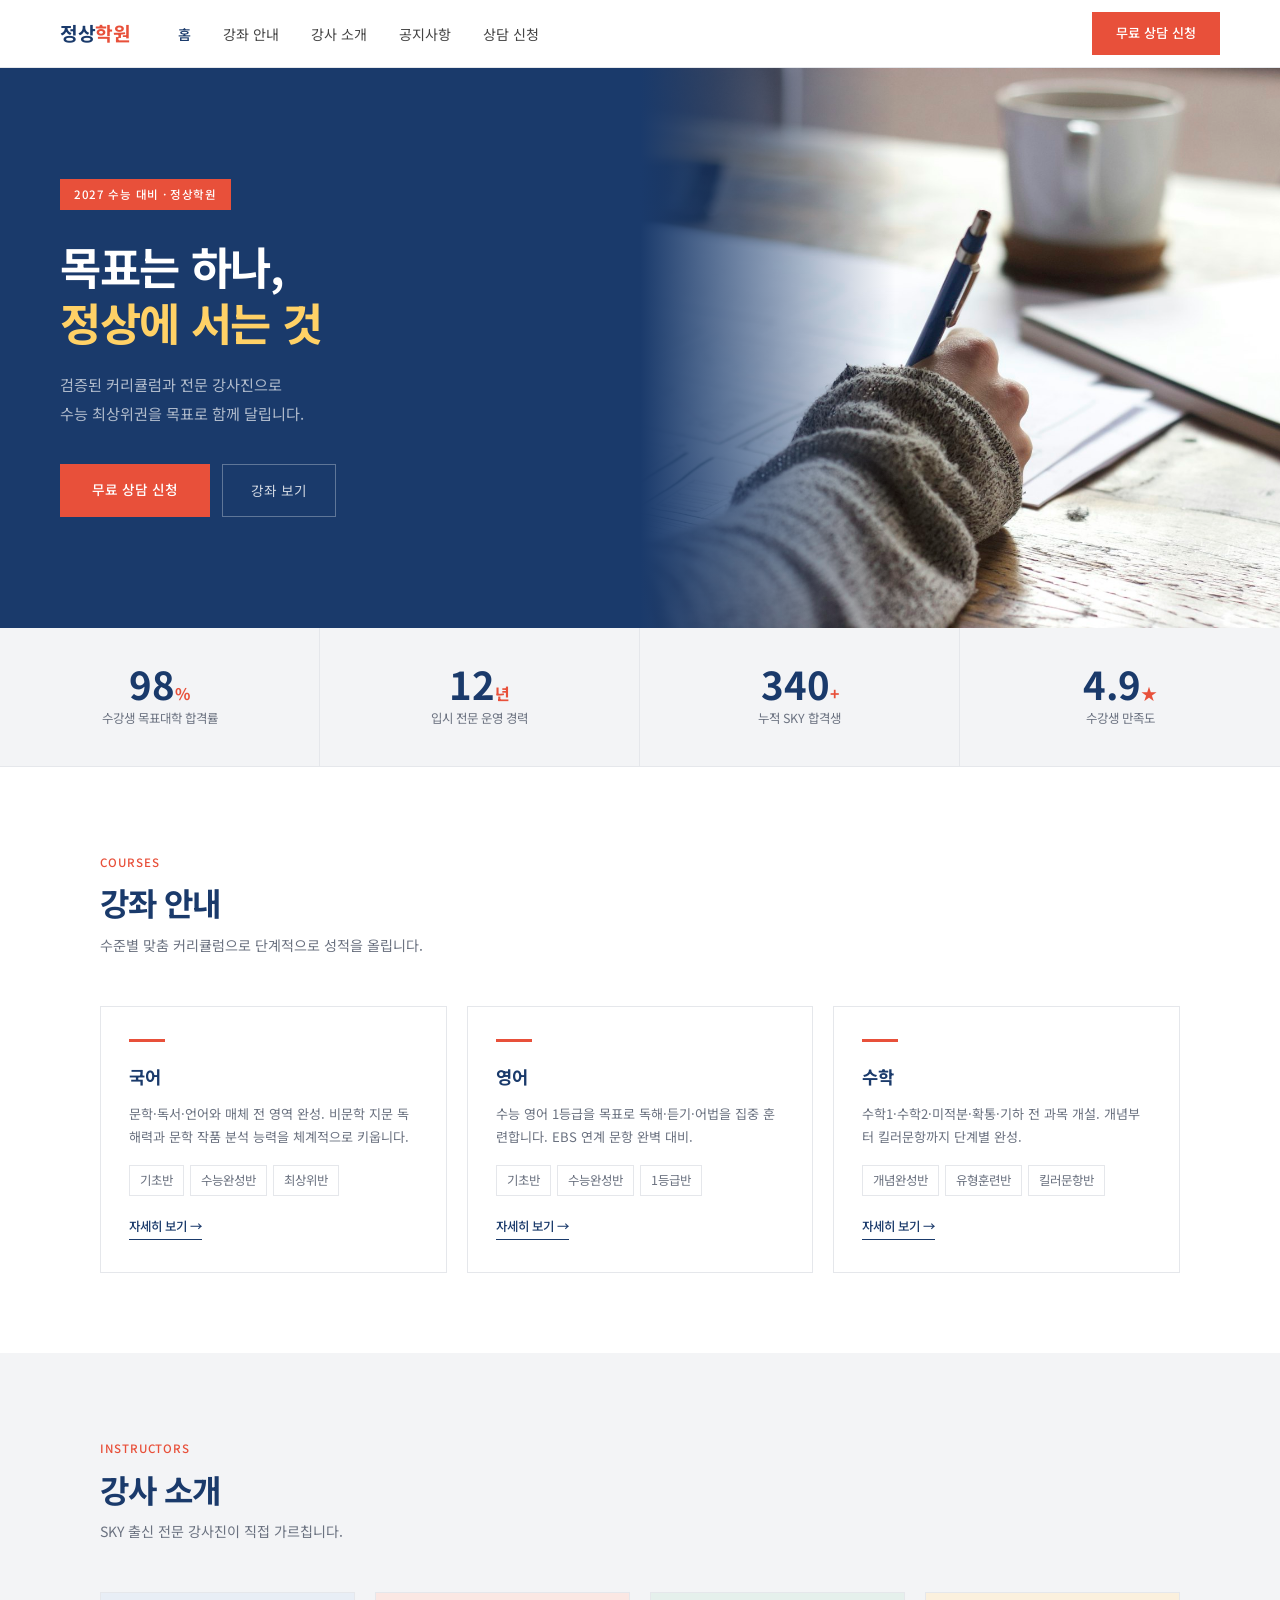
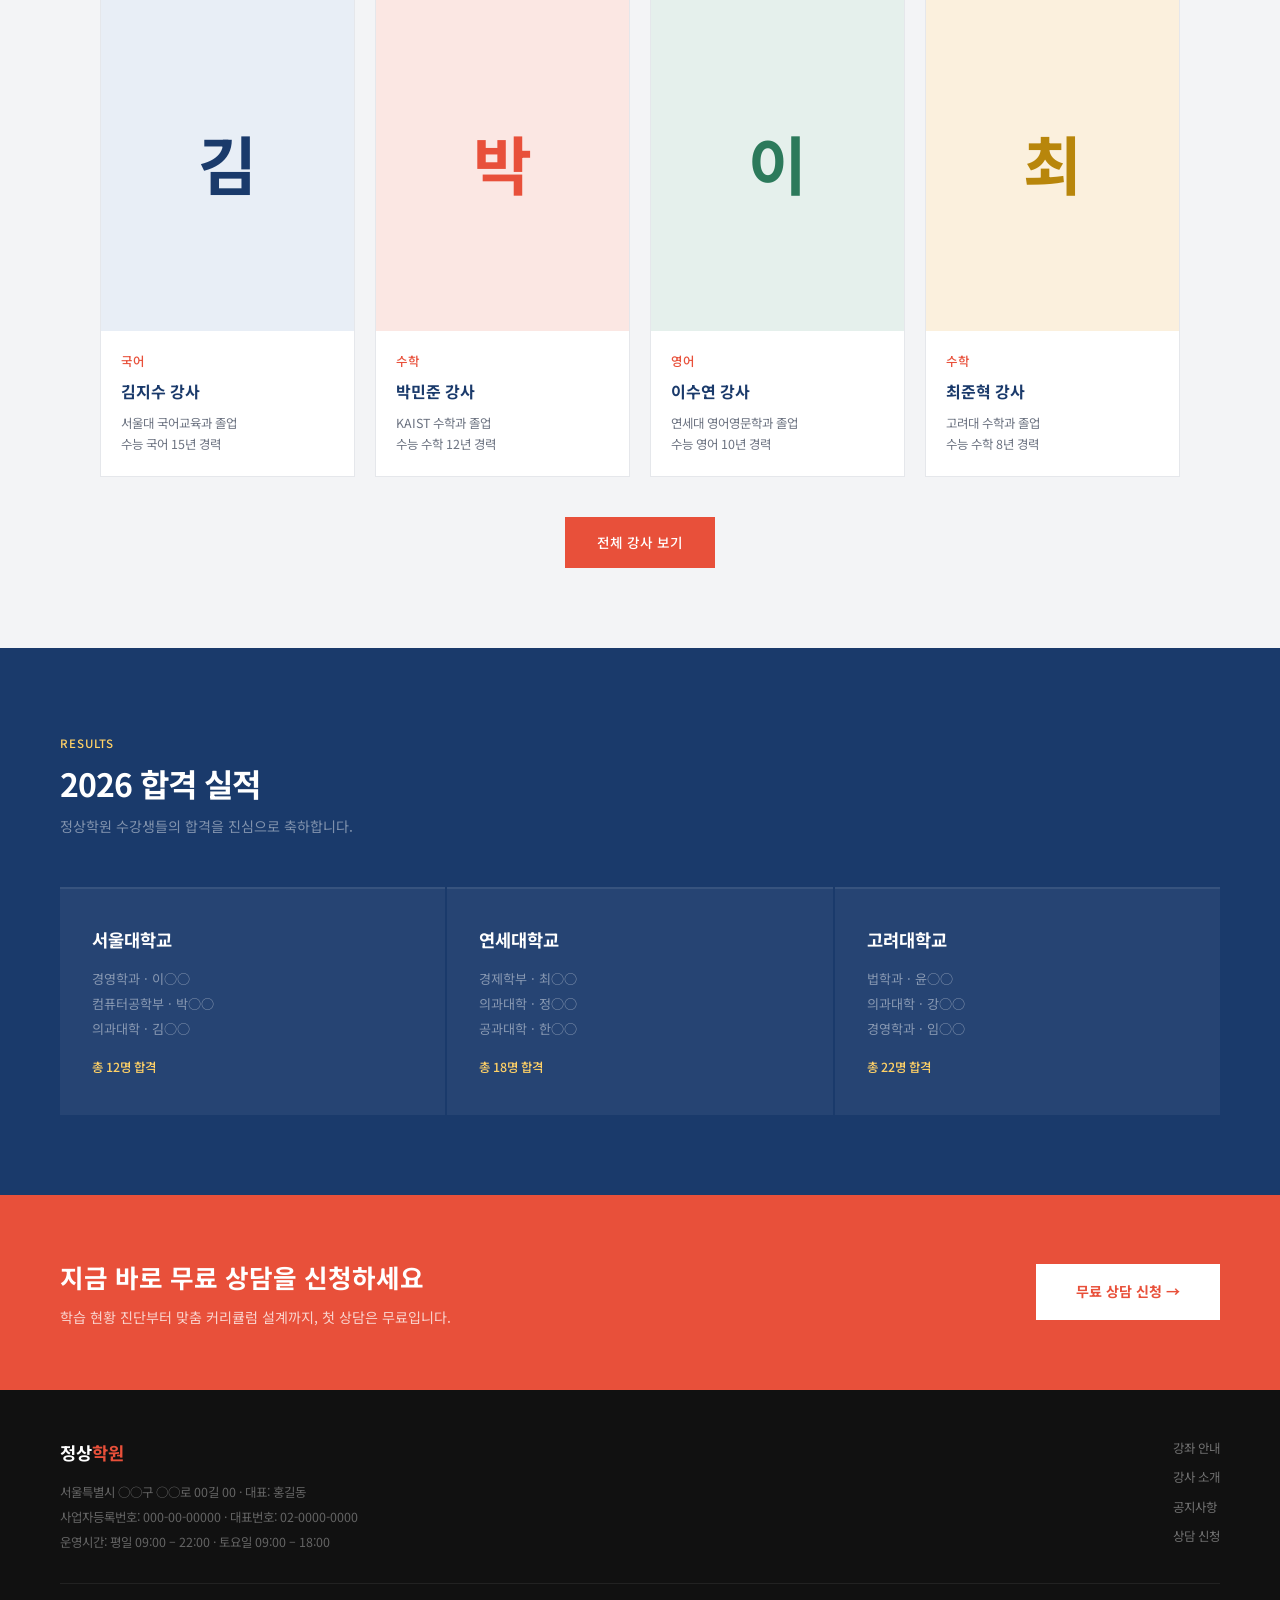
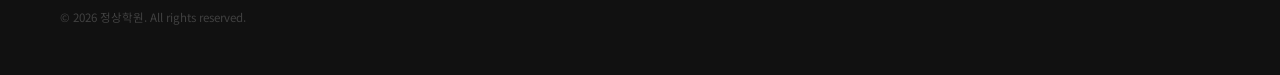
<file: index.html>
<!DOCTYPE html>
<html lang="ko">
<head>
  <meta charset="UTF-8" />
  <meta name="viewport" content="width=device-width, initial-scale=1.0" />
  <title>정상학원 · 입시 전문</title>
  <meta property="og:type" content="website">
<meta property="og:site_name" content="정상학원">
<meta property="og:title" content="정상학원 · 입시 전문">
<meta property="og:description" content="성적으로 증명하는 입시 전문 학원. 정상학원.">
<meta property="og:url" content="https://academy-sample.lgt3232.workers.dev/">
<meta property="og:image" content="https://academy-sample.lgt3232.workers.dev/photo-1434030216411-0b793f4b4173.jpg">
<meta name="twitter:card" content="summary_large_image">
<meta name="twitter:title" content="정상학원 · 입시 전문">
<meta name="twitter:image" content="https://academy-sample.lgt3232.workers.dev/photo-1434030216411-0b793f4b4173.jpg">
<link rel="icon" href="data:image/svg+xml,<svg xmlns='http://www.w3.org/2000/svg' viewBox='0 0 32 32'><rect width='32' height='32' rx='6' fill='%231B3A5B'/><text x='16' y='22' font-family='Arial' font-size='15' font-weight='bold' fill='%23ffffff' text-anchor='middle'>정</text></svg>">
<link rel="preconnect" href="https://fonts.googleapis.com" />
  <link rel="preconnect" href="https://fonts.gstatic.com" crossorigin />
  <link href="https://fonts.googleapis.com/css2?family=Noto+Sans+KR:wght@300;400;500;700&display=swap" rel="stylesheet" />
  <link rel="stylesheet" href="common.css" />
  <style>
    /* HERO */
    #hero {
      margin-top: 68px; position: relative; overflow: hidden;
      background: var(--navy); min-height: 560px;
      display: grid; grid-template-columns: 1fr 1fr;
    }
    .hero-left { padding: 80px 60px; display: flex; flex-direction: column; justify-content: center; }
    .hero-tag { display: inline-block; padding: 6px 14px; background: var(--red); color: #fff; font-size: 0.72rem; font-weight: 500; letter-spacing: 0.06em; margin-bottom: 28px; width: fit-content; }
    .hero-title { font-size: clamp(2rem, 3.5vw, 3rem); font-weight: 700; color: #fff; line-height: 1.25; letter-spacing: -0.03em; margin-bottom: 20px; }
    .hero-title em { color: #FFD166; font-style: normal; }
    .hero-desc { font-size: 0.95rem; color: rgba(255,255,255,0.65); line-height: 1.9; margin-bottom: 36px; }
    .hero-btns { display: flex; gap: 12px; flex-wrap: wrap; }
    .hero-right { position: relative; min-height: 400px; }
    .hero-right img { position: absolute; inset: 0; width: 100%; height: 100%; object-fit: cover; }
    .hero-right::after { content: ''; position: absolute; inset: 0; background: linear-gradient(to right, var(--navy) 0%, transparent 40%); }

    /* STATS */
    #stats { background: var(--light); display: grid; grid-template-columns: repeat(4, 1fr); border-bottom: 1px solid var(--border); }
    .stat-box { padding: 36px 28px; text-align: center; border-right: 1px solid var(--border); }
    .stat-box:last-child { border-right: none; }
    .stat-num { font-size: 2.4rem; font-weight: 700; color: var(--navy); line-height: 1; }
    .stat-num span { font-size: 1rem; color: var(--red); }
    .stat-label { margin-top: 6px; font-size: 0.78rem; color: var(--gray); }

    /* COURSES */
    .courses-grid { display: grid; grid-template-columns: repeat(3, 1fr); gap: 20px; }
    .course-card { border: 1px solid var(--border); padding: 32px 28px; transition: border-color 0.2s, box-shadow 0.2s; }
    .course-card:hover { border-color: var(--navy); box-shadow: 0 4px 20px rgba(26,58,107,0.08); }
    .course-icon { width: 36px; height: 3px; background: var(--red); margin-bottom: 20px; }
    .course-name { font-size: 1.1rem; font-weight: 700; color: var(--navy); margin-bottom: 10px; }
    .course-desc { font-size: 0.82rem; color: var(--gray); line-height: 1.8; margin-bottom: 16px; }
    .course-levels { display: flex; gap: 6px; flex-wrap: wrap; }
    .level-tag { padding: 4px 10px; border: 1px solid var(--border); font-size: 0.78rem; color: var(--gray); }
    .course-link { display: inline-block; margin-top: 20px; font-size: 0.78rem; font-weight: 500; color: var(--navy); border-bottom: 1px solid var(--navy); padding-bottom: 2px; transition: color 0.2s; }
    .course-link:hover { color: var(--red); border-color: var(--red); }

    /* TEACHERS */
    .teachers-grid { display: grid; grid-template-columns: repeat(4, 1fr); gap: 20px; }
    .teacher-card { background: #fff; overflow: hidden; border: 1px solid var(--border); }
    .teacher-photo { aspect-ratio: 3/4; overflow: hidden; }
    .teacher-photo img { width: 100%; height: 100%; object-fit: cover; transition: transform 0.5s ease; }
    .teacher-card:hover .teacher-photo img { transform: scale(1.04); }
    .teacher-info { padding: 20px; }
    .teacher-subject { font-size: 0.78rem; font-weight: 500; color: var(--red); letter-spacing: 0.06em; margin-bottom: 6px; }
    .teacher-name { font-size: 1rem; font-weight: 700; color: var(--navy); margin-bottom: 8px; }
    .teacher-career { font-size: 0.78rem; color: var(--gray); line-height: 1.7; }

    /* RESULT */
    #result { background: var(--navy); padding: 80px 60px; }
    .result-inner { max-width: 1200px; margin: 0 auto; }
    .result-inner .section-tag { color: #FFD166; }
    .result-inner .section-title { color: #fff; }
    .result-grid { display: grid; grid-template-columns: repeat(3, 1fr); gap: 2px; margin-top: 48px; }
    .result-card { background: rgba(255,255,255,0.05); padding: 36px 32px; border-top: 2px solid rgba(255,255,255,0.08); transition: border-top-color 0.3s; }
    .result-card:hover { border-top-color: #FFD166; }
    .result-univ { font-size: 1.1rem; font-weight: 700; color: #fff; margin-bottom: 12px; }
    .result-names { font-size: 0.82rem; color: rgba(255,255,255,0.45); line-height: 1.9; }
    .result-count { margin-top: 16px; font-size: 0.78rem; color: #FFD166; font-weight: 500; }

    /* CTA */
    #cta-banner { background: var(--red); padding: 60px; display: flex; align-items: center; justify-content: space-between; }
    .cta-text h2 { font-size: 1.6rem; font-weight: 700; color: #fff; margin-bottom: 8px; }
    .cta-text p { font-size: 0.88rem; color: rgba(255,255,255,0.75); }

    /* RESPONSIVE */
    @media (max-width: 860px) {
      #hero { grid-template-columns: 1fr; }
      .hero-left { padding: 56px 28px; }
      .hero-right { display: none; }
      #stats { grid-template-columns: repeat(2, 1fr); }
      .stat-box:nth-child(2) { border-right: none; }
      .courses-grid { grid-template-columns: 1fr; }
      .teachers-grid { grid-template-columns: repeat(2, 1fr); }
      .result-grid { grid-template-columns: 1fr; }
      #result { padding: 60px 28px; }
      #cta-banner { flex-direction: column; gap: 24px; padding: 48px 28px; }
    }
    @media (max-width: 480px) {
      .hero-btns { flex-direction: column; }
      .teachers-grid { grid-template-columns: 1fr; }
    }
  </style>
</head>
<body>
  <nav>
    <div class="nav-left">
      <a href="index.html" class="nav-logo">정상<span>학원</span></a>
      <ul class="nav-menu">
        <li><a href="index.html" class="active">홈</a></li>
        <li><a href="courses.html">강좌 안내</a></li>
        <li><a href="teachers.html">강사 소개</a></li>
        <li><a href="notice.html">공지사항</a></li>
        <li><a href="consult.html">상담 신청</a></li>
      </ul>
    </div>
    <a href="consult.html" class="nav-cta">무료 상담 신청</a>
    <div class="nav-hamburger" id="hamburger" onclick="toggleMenu()"><span></span><span></span><span></span></div>
  </nav>
  <div class="nav-drawer" id="drawer">
    <a href="index.html" onclick="closeMenu()">홈</a>
    <a href="courses.html" onclick="closeMenu()">강좌 안내</a>
    <a href="teachers.html" onclick="closeMenu()">강사 소개</a>
    <a href="notice.html" onclick="closeMenu()">공지사항</a>
    <a href="consult.html" onclick="closeMenu()">상담 신청</a>
  </div>

  <section id="hero">
    <div class="hero-left">
      <div class="hero-tag">2027 수능 대비 · 정상학원</div>
      <h1 class="hero-title">목표는 하나,<br><em>정상에 서는 것</em></h1>
      <p class="hero-desc">검증된 커리큘럼과 전문 강사진으로<br>수능 최상위권을 목표로 함께 달립니다.</p>
      <div class="hero-btns">
        <a href="consult.html" class="btn-primary">무료 상담 신청</a>
        <a href="courses.html" class="btn-outline">강좌 보기</a>
      </div>
    </div>
    <div class="hero-right">
      <img src="photo-1434030216411-0b793f4b4173.jpg" alt="수업 장면" />
    </div>
  </section>

  <section id="stats">
    <div class="stat-box"><div class="stat-num">98<span>%</span></div><div class="stat-label">수강생 목표대학 합격률</div></div>
    <div class="stat-box"><div class="stat-num">12<span>년</span></div><div class="stat-label">입시 전문 운영 경력</div></div>
    <div class="stat-box"><div class="stat-num">340<span>+</span></div><div class="stat-label">누적 SKY 합격생</div></div>
    <div class="stat-box"><div class="stat-num">4.9<span>★</span></div><div class="stat-label">수강생 만족도</div></div>
  </section>

  <section style="background:#fff;">
    <div class="section-wrap">
      <div class="section-head">
        <div class="section-tag">Courses</div>
        <h2 class="section-title">강좌 안내</h2>
        <p class="section-sub">수준별 맞춤 커리큘럼으로 단계적으로 성적을 올립니다.</p>
      </div>
      <div class="courses-grid">
        <div class="course-card">
          <div class="course-icon"></div>
          <div class="course-name">국어</div>
          <p class="course-desc">문학·독서·언어와 매체 전 영역 완성. 비문학 지문 독해력과 문학 작품 분석 능력을 체계적으로 키웁니다.</p>
          <div class="course-levels"><span class="level-tag">기초반</span><span class="level-tag">수능완성반</span><span class="level-tag">최상위반</span></div>
          <a href="courses.html" class="course-link">자세히 보기 →</a>
        </div>
        <div class="course-card">
          <div class="course-icon"></div>
          <div class="course-name">영어</div>
          <p class="course-desc">수능 영어 1등급을 목표로 독해·듣기·어법을 집중 훈련합니다. EBS 연계 문항 완벽 대비.</p>
          <div class="course-levels"><span class="level-tag">기초반</span><span class="level-tag">수능완성반</span><span class="level-tag">1등급반</span></div>
          <a href="courses.html" class="course-link">자세히 보기 →</a>
        </div>
        <div class="course-card">
          <div class="course-icon"></div>
          <div class="course-name">수학</div>
          <p class="course-desc">수학1·수학2·미적분·확통·기하 전 과목 개설. 개념부터 킬러문항까지 단계별 완성.</p>
          <div class="course-levels"><span class="level-tag">개념완성반</span><span class="level-tag">유형훈련반</span><span class="level-tag">킬러문항반</span></div>
          <a href="courses.html" class="course-link">자세히 보기 →</a>
        </div>
      </div>
    </div>
  </section>

  <section style="background:var(--light);">
    <div class="section-wrap">
      <div class="section-head">
        <div class="section-tag">Instructors</div>
        <h2 class="section-title">강사 소개</h2>
        <p class="section-sub">SKY 출신 전문 강사진이 직접 가르칩니다.</p>
      </div>
      <div class="teachers-grid">
        <div class="teacher-card">
          <div class="teacher-photo"><div class="teacher-avatar c1">김</div></div>
          <div class="teacher-info"><div class="teacher-subject">국어</div><div class="teacher-name">김지수 강사</div><div class="teacher-career">서울대 국어교육과 졸업<br>수능 국어 15년 경력</div></div>
        </div>
        <div class="teacher-card">
          <div class="teacher-photo"><div class="teacher-avatar c2">박</div></div>
          <div class="teacher-info"><div class="teacher-subject">수학</div><div class="teacher-name">박민준 강사</div><div class="teacher-career">KAIST 수학과 졸업<br>수능 수학 12년 경력</div></div>
        </div>
        <div class="teacher-card">
          <div class="teacher-photo"><div class="teacher-avatar c3">이</div></div>
          <div class="teacher-info"><div class="teacher-subject">영어</div><div class="teacher-name">이수연 강사</div><div class="teacher-career">연세대 영어영문학과 졸업<br>수능 영어 10년 경력</div></div>
        </div>
        <div class="teacher-card">
          <div class="teacher-photo"><div class="teacher-avatar c4">최</div></div>
          <div class="teacher-info"><div class="teacher-subject">수학</div><div class="teacher-name">최준혁 강사</div><div class="teacher-career">고려대 수학과 졸업<br>수능 수학 8년 경력</div></div>
        </div>
      </div>
      <div style="text-align:center; margin-top:40px;"><a href="teachers.html" class="btn-primary">전체 강사 보기</a></div>
    </div>
  </section>

  <section id="result">
    <div class="result-inner">
      <div class="section-head">
        <div class="section-tag">Results</div>
        <h2 class="section-title" style="color:#fff;">2026 합격 실적</h2>
        <p class="section-sub" style="color:rgba(255,255,255,0.45);">정상학원 수강생들의 합격을 진심으로 축하합니다.</p>
      </div>
      <div class="result-grid">
        <div class="result-card"><div class="result-univ">서울대학교</div><div class="result-names">경영학과 · 이○○<br>컴퓨터공학부 · 박○○<br>의과대학 · 김○○</div><div class="result-count">총 12명 합격</div></div>
        <div class="result-card"><div class="result-univ">연세대학교</div><div class="result-names">경제학부 · 최○○<br>의과대학 · 정○○<br>공과대학 · 한○○</div><div class="result-count">총 18명 합격</div></div>
        <div class="result-card"><div class="result-univ">고려대학교</div><div class="result-names">법학과 · 윤○○<br>의과대학 · 강○○<br>경영학과 · 임○○</div><div class="result-count">총 22명 합격</div></div>
      </div>
    </div>
  </section>

  <section id="cta-banner">
    <div class="cta-text">
      <h2>지금 바로 무료 상담을 신청하세요</h2>
      <p>학습 현황 진단부터 맞춤 커리큘럼 설계까지, 첫 상담은 무료입니다.</p>
    </div>
    <a href="consult.html" class="btn-white">무료 상담 신청 →</a>
  </section>

  <footer>
    <div class="footer-inner">
      <div>
        <div class="footer-logo">정상<span>학원</span></div>
        <div class="footer-info">서울특별시 ○○구 ○○로 00길 00 · 대표: 홍길동<br>사업자등록번호: 000-00-00000 · 대표번호: 02-0000-0000<br>운영시간: 평일 09:00 – 22:00 · 토요일 09:00 – 18:00</div>
      </div>
      <div class="footer-links">
        <a href="courses.html">강좌 안내</a>
        <a href="teachers.html">강사 소개</a>
        <a href="notice.html">공지사항</a>
        <a href="consult.html">상담 신청</a>
      </div>
    </div>
    <div class="footer-copy">© 2026 정상학원. All rights reserved.</div>
  </footer>

  <a href="consult.html" class="float-btn" id="floatBtn">무료 상담 신청</a>
  <script src="common.js"></script>
  <script>
    const floatBtn = document.getElementById('floatBtn');
    window.addEventListener('scroll', () => {
      floatBtn.classList.toggle('visible', window.scrollY > 200);
    });
    const fadeEls = document.querySelectorAll('.course-card, .teacher-card, .result-card, .stat-box');
    const enableFade = window.matchMedia('(min-width: 861px)').matches && 'IntersectionObserver' in window;
    if (enableFade) {
      const io = new IntersectionObserver((entries) => {
        entries.forEach(e => { if (e.isIntersecting) { e.target.style.opacity='1'; e.target.style.transform='translateY(0)'; io.unobserve(e.target); } });
      }, { threshold: 0.08 });
      fadeEls.forEach(el => { el.style.opacity='0'; el.style.transform='translateY(20px)'; el.style.transition='opacity 0.45s ease, transform 0.45s ease'; io.observe(el); });
      function rvAcad(){ fadeEls.forEach(function(el){ var r=el.getBoundingClientRect(); if(r.top<innerHeight*0.95 && r.bottom>0){ el.style.opacity='1'; el.style.transform='translateY(0)'; } }); }
      document.addEventListener('visibilitychange', function(){ if(!document.hidden) setTimeout(rvAcad,60); });
      window.addEventListener('load', function(){ setTimeout(rvAcad,1200); });
    }
  </script>
<script>
/* 푸터 진입 시 플로팅 CTA 숨김(겹침·중복 방지) */
(function(){
  var fb=document.getElementById("floatBtn"), ft=document.querySelector("footer");
  if(!fb||!ft) return;
  fb.style.transition="opacity .25s";
  function chk(){ var r=ft.getBoundingClientRect(); if(r.top<innerHeight){ fb.style.opacity="0"; fb.style.pointerEvents="none"; } else { fb.style.opacity=""; fb.style.pointerEvents=""; } }
  window.addEventListener("scroll",chk,{passive:true}); window.addEventListener("resize",chk); chk();
})();
</script>
<!-- 이피웹 인사이트: 가상 샘플 계측(단일 소스, host로 샘플 구분) · 실고객 사이트엔 절대 넣지 않음 -->
<script src="https://yipiweb.lgt3232.workers.dev/yw-beacon.js"></script>
</body>
</html>
</file>
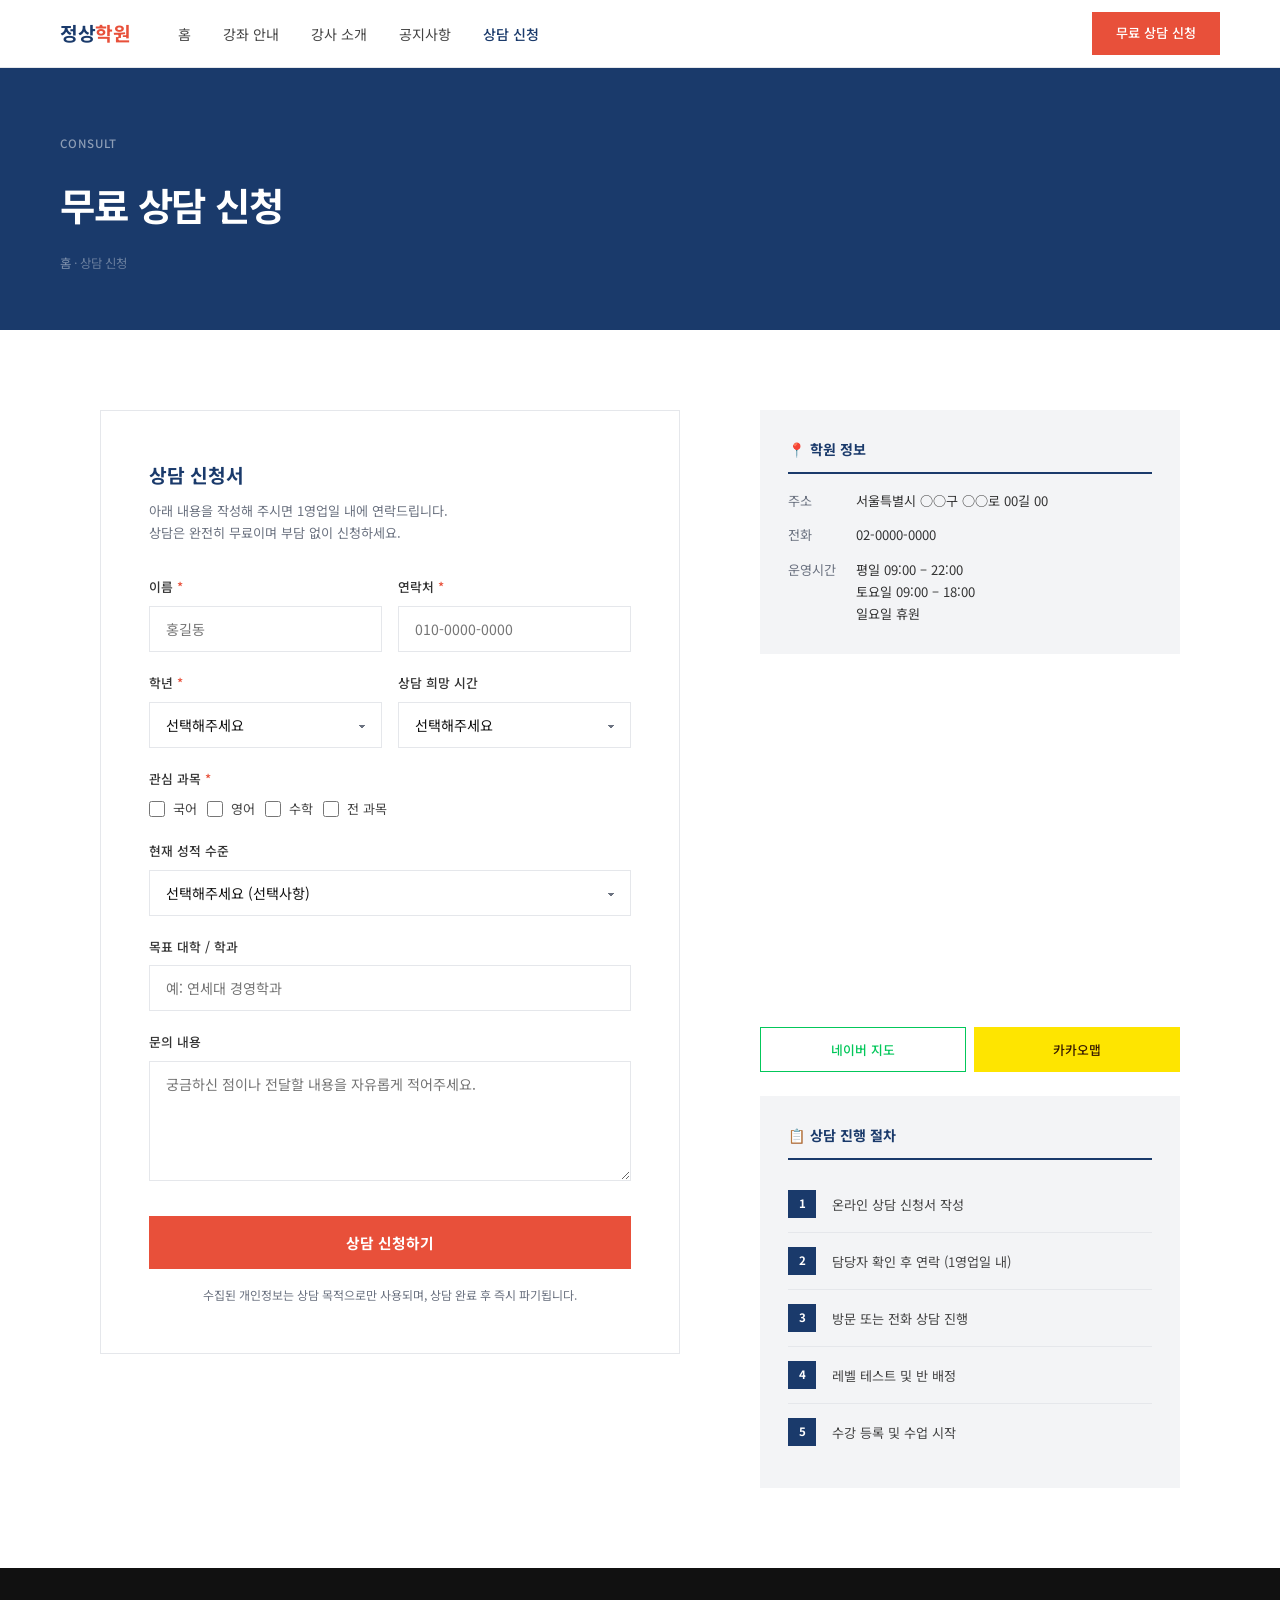
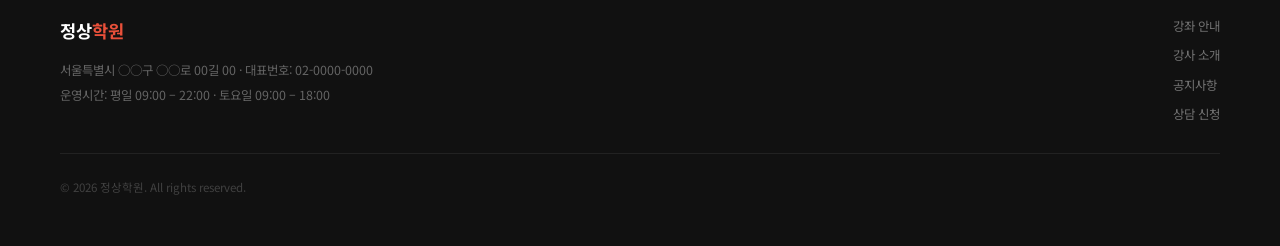
<file: consult.html>
<!DOCTYPE html>
<html lang="ko">
<head>
  <meta charset="UTF-8" />
  <meta name="viewport" content="width=device-width, initial-scale=1.0" />
  <title>상담 신청 · 정상학원</title>
  <link rel="preconnect" href="https://fonts.googleapis.com" />
  <link href="https://fonts.googleapis.com/css2?family=Noto+Sans+KR:wght@300;400;500;700&display=swap" rel="stylesheet" />
  <link rel="stylesheet" href="common.css" />
  <style>
    .consult-wrap { display: grid; grid-template-columns: 1fr 420px; gap: 80px; align-items: start; }
    .consult-form-box { background: #fff; border: 1px solid var(--border); padding: 48px; }
    .form-title { font-size: 1.2rem; font-weight: 700; color: var(--navy); margin-bottom: 8px; }
    .form-desc { font-size: 0.82rem; color: var(--gray); margin-bottom: 32px; line-height: 1.7; }
    .form-group { margin-bottom: 20px; }
    .form-label { display: block; font-size: 0.8rem; font-weight: 500; color: #333; margin-bottom: 8px; }
    .form-label span { color: var(--red); }
    .form-input, .form-select, .form-textarea {
      width: 100%; padding: 12px 16px;
      border: 1px solid var(--border); background: #fff;
      font-size: 0.88rem; font-family: 'Noto Sans KR', sans-serif;
      color: #111; transition: border-color 0.2s;
      appearance: none;
    }
    .form-input:focus, .form-select:focus, .form-textarea:focus {
      outline: none; border-color: var(--navy);
    }
    .form-textarea { resize: vertical; min-height: 120px; }
    .form-select-wrap { position: relative; }
    .form-select-wrap::after { content: '▾'; position: absolute; right: 16px; top: 50%; transform: translateY(-50%); color: var(--gray); pointer-events: none; }
    .form-row { display: grid; grid-template-columns: 1fr 1fr; gap: 16px; }
    .form-check-group { display: flex; flex-wrap: wrap; gap: 10px; }
    .form-check { display: flex; align-items: center; gap: 8px; cursor: pointer; }
    .form-check input { width: 16px; height: 16px; accent-color: var(--navy); cursor: pointer; }
    .form-check span { font-size: 0.82rem; color: #444; }
    .form-submit {
      width: 100%; padding: 16px; background: var(--red); color: #fff;
      font-size: 0.92rem; font-weight: 700; border: none; cursor: pointer;
      margin-top: 8px; transition: background 0.2s;
      font-family: 'Noto Sans KR', sans-serif;
    }
    .form-submit:hover { background: #d4432f; }
    .form-privacy { margin-top: 16px; font-size: 0.75rem; color: var(--gray); text-align: center; line-height: 1.6; }
    .success-msg { display: none; text-align: center; padding: 40px 20px; }
    .success-msg .check { font-size: 3rem; margin-bottom: 16px; }
    .success-msg h3 { font-size: 1.2rem; font-weight: 700; color: var(--navy); margin-bottom: 8px; }
    .success-msg p { font-size: 0.85rem; color: var(--gray); }

    /* 사이드 정보 */
    .consult-info { display: flex; flex-direction: column; gap: 24px; }
    .info-card { background: var(--light); padding: 28px; }
    .info-card-title { font-size: 0.88rem; font-weight: 700; color: var(--navy); margin-bottom: 16px; border-bottom: 2px solid var(--navy); padding-bottom: 10px; }
    .info-row { display: flex; gap: 12px; margin-bottom: 12px; font-size: 0.82rem; }
    .info-row:last-child { margin-bottom: 0; }
    .info-key { color: var(--gray); min-width: 56px; flex-shrink: 0; }
    .info-val { color: #333; line-height: 1.7; }
    .map-box { width: 100%; aspect-ratio: 4/3; overflow: hidden; }
    .map-links { display: flex; gap: 8px; margin-top: 10px; }
    .map-link { flex: 1; text-align: center; padding: 11px; font-size: 0.8rem; font-weight: 500; border: 1px solid var(--border); color: var(--navy); transition: background 0.2s, border-color 0.2s; }
    .map-link:hover { background: var(--light); }
    .map-link.naver { color: #03C75A; border-color: #03C75A; }
    .map-link.kakao { color: #3A1D00; background: #FEE500; border-color: #FEE500; }
    .map-box iframe { width: 100%; height: 100%; border: none; filter: grayscale(20%); }
    .process-list { display: flex; flex-direction: column; gap: 0; }
    .process-item { display: flex; gap: 16px; padding: 14px 0; border-bottom: 1px solid var(--border); }
    .process-item:last-child { border-bottom: none; }
    .process-num { width: 28px; height: 28px; background: var(--navy); color: #fff; font-size: 0.72rem; font-weight: 700; display: flex; align-items: center; justify-content: center; flex-shrink: 0; }
    .process-text { font-size: 0.82rem; color: #444; line-height: 1.6; padding-top: 4px; }

    @media (max-width: 960px) {
      .consult-wrap { grid-template-columns: 1fr; }
      .consult-info { order: -1; }
    }
    @media (max-width: 480px) {
      .consult-form-box { padding: 28px 20px; }
      .form-row { grid-template-columns: 1fr; }
    }
  </style>
</head>
<body>
  <nav>
    <div class="nav-left">
      <a href="index.html" class="nav-logo">정상<span>학원</span></a>
      <ul class="nav-menu">
        <li><a href="index.html">홈</a></li>
        <li><a href="courses.html">강좌 안내</a></li>
        <li><a href="teachers.html">강사 소개</a></li>
        <li><a href="notice.html">공지사항</a></li>
        <li><a href="consult.html" class="active">상담 신청</a></li>
      </ul>
    </div>
    <a href="consult.html" class="nav-cta">무료 상담 신청</a>
    <div class="nav-hamburger" id="hamburger" onclick="toggleMenu()"><span></span><span></span><span></span></div>
  </nav>
  <div class="nav-drawer" id="drawer">
    <a href="index.html" onclick="closeMenu()">홈</a>
    <a href="courses.html" onclick="closeMenu()">강좌 안내</a>
    <a href="teachers.html" onclick="closeMenu()">강사 소개</a>
    <a href="notice.html" onclick="closeMenu()">공지사항</a>
    <a href="consult.html" onclick="closeMenu()">상담 신청</a>
  </div>

  <div class="page-header">
    <div class="page-header-inner">
      <div class="section-tag">Consult</div>
      <h1>무료 상담 신청</h1>
      <div class="breadcrumb"><a href="index.html">홈</a> · 상담 신청</div>
    </div>
  </div>

  <div class="section-wrap">
    <div class="consult-wrap">
      <!-- 폼 -->
      <div class="consult-form-box">
        <div class="form-title">상담 신청서</div>
        <p class="form-desc">아래 내용을 작성해 주시면 1영업일 내에 연락드립니다.<br>상담은 완전히 무료이며 부담 없이 신청하세요.</p>

        <!-- Formspree 연동: action의 YOUR_FORM_ID를 실제 Formspree ID로 교체 -->
        <form id="consultForm" action="https://formspree.io/f/YOUR_FORM_ID" method="POST">
          <div class="form-row">
            <div class="form-group">
              <label class="form-label">이름 <span>*</span></label>
              <input type="text" name="name" class="form-input" placeholder="홍길동" required />
            </div>
            <div class="form-group">
              <label class="form-label">연락처 <span>*</span></label>
              <input type="tel" name="phone" class="form-input" placeholder="010-0000-0000" required />
            </div>
          </div>
          <div class="form-row">
            <div class="form-group">
              <label class="form-label">학년 <span>*</span></label>
              <div class="form-select-wrap">
                <select name="grade" class="form-select" required>
                  <option value="">선택해주세요</option>
                  <option>고등학교 1학년</option>
                  <option>고등학교 2학년</option>
                  <option>고등학교 3학년</option>
                  <option>N수생</option>
                </select>
              </div>
            </div>
            <div class="form-group">
              <label class="form-label">상담 희망 시간</label>
              <div class="form-select-wrap">
                <select name="preferred_time" class="form-select">
                  <option value="">선택해주세요</option>
                  <option>평일 오전 (09:00~12:00)</option>
                  <option>평일 오후 (13:00~18:00)</option>
                  <option>평일 저녁 (18:00~22:00)</option>
                  <option>토요일</option>
                </select>
              </div>
            </div>
          </div>
          <div class="form-group">
            <label class="form-label">관심 과목 <span>*</span></label>
            <div class="form-check-group">
              <label class="form-check"><input type="checkbox" name="subject" value="국어" /><span>국어</span></label>
              <label class="form-check"><input type="checkbox" name="subject" value="영어" /><span>영어</span></label>
              <label class="form-check"><input type="checkbox" name="subject" value="수학" /><span>수학</span></label>
              <label class="form-check"><input type="checkbox" name="subject" value="전 과목" /><span>전 과목</span></label>
            </div>
          </div>
          <div class="form-group">
            <label class="form-label">현재 성적 수준</label>
            <div class="form-select-wrap">
              <select name="current_level" class="form-select">
                <option value="">선택해주세요 (선택사항)</option>
                <option>1~2등급</option>
                <option>3~4등급</option>
                <option>5~6등급</option>
                <option>7등급 이하</option>
              </select>
            </div>
          </div>
          <div class="form-group">
            <label class="form-label">목표 대학 / 학과</label>
            <input type="text" name="target_school" class="form-input" placeholder="예: 연세대 경영학과" />
          </div>
          <div class="form-group">
            <label class="form-label">문의 내용</label>
            <textarea name="message" class="form-textarea" placeholder="궁금하신 점이나 전달할 내용을 자유롭게 적어주세요."></textarea>
          </div>
          <input type="hidden" name="_subject" value="정상학원 상담 신청" />
          <button type="submit" class="form-submit">상담 신청하기</button>
          <p class="form-privacy">수집된 개인정보는 상담 목적으로만 사용되며, 상담 완료 후 즉시 파기됩니다.</p>
        </form>

        <div class="success-msg" id="successMsg">
          <div class="check">✅</div>
          <h3>상담 신청이 완료되었습니다!</h3>
          <p>입력하신 연락처로 1영업일 내에 연락드리겠습니다.<br>감사합니다.</p>
        </div>
      </div>

      <!-- 사이드 정보 -->
      <div class="consult-info">
        <div class="info-card">
          <div class="info-card-title">📍 학원 정보</div>
          <div class="info-row"><span class="info-key">주소</span><span class="info-val">서울특별시 ○○구 ○○로 00길 00</span></div>
          <div class="info-row"><span class="info-key">전화</span><span class="info-val">02-0000-0000</span></div>
          <div class="info-row"><span class="info-key">운영시간</span><span class="info-val">평일 09:00 – 22:00<br>토요일 09:00 – 18:00<br>일요일 휴원</span></div>
        </div>
        <div class="map-box"><iframe src="https://www.openstreetmap.org/export/embed.html?bbox=127.0535%2C37.4930%2C127.0735%2C37.5060&amp;layer=mapnik&amp;marker=37.4995%2C127.0635" loading="lazy"></iframe></div>
        <div class="map-links">
          <a href="https://map.naver.com/p/search/%EB%8C%80%EC%B9%98%EB%8F%99" target="_blank" rel="noopener" class="map-link naver">네이버 지도</a>
          <a href="https://map.kakao.com/?q=%EB%8C%80%EC%B9%98%EB%8F%99" target="_blank" rel="noopener" class="map-link kakao">카카오맵</a>
        </div>
        <div class="info-card">
          <div class="info-card-title">📋 상담 진행 절차</div>
          <div class="process-list">
            <div class="process-item"><div class="process-num">1</div><div class="process-text">온라인 상담 신청서 작성</div></div>
            <div class="process-item"><div class="process-num">2</div><div class="process-text">담당자 확인 후 연락 (1영업일 내)</div></div>
            <div class="process-item"><div class="process-num">3</div><div class="process-text">방문 또는 전화 상담 진행</div></div>
            <div class="process-item"><div class="process-num">4</div><div class="process-text">레벨 테스트 및 반 배정</div></div>
            <div class="process-item"><div class="process-num">5</div><div class="process-text">수강 등록 및 수업 시작</div></div>
          </div>
        </div>
      </div>
    </div>
  </div>

  <footer>
    <div class="footer-inner">
      <div><div class="footer-logo">정상<span>학원</span></div><div class="footer-info">서울특별시 ○○구 ○○로 00길 00 · 대표번호: 02-0000-0000<br>운영시간: 평일 09:00 – 22:00 · 토요일 09:00 – 18:00</div></div>
      <div class="footer-links"><a href="courses.html">강좌 안내</a><a href="teachers.html">강사 소개</a><a href="notice.html">공지사항</a><a href="consult.html">상담 신청</a></div>
    </div>
    <div class="footer-copy">© 2026 정상학원. All rights reserved.</div>
  </footer>

  <script src="common.js"></script>
  <script>
    window.addEventListener('scroll', () => { document.getElementById('floatBtn')?.classList.toggle('visible', window.scrollY > 200); });

    // Formspree AJAX 제출
    // Formspree AJAX 제출 (인페이지 성공/실패 + 중복제출 방지)
    const form = document.getElementById('consultForm');
    const sbtn = form.querySelector('[type="submit"]');
    const slabel = sbtn ? sbtn.textContent : '';
    let errEl = null;
    function showErr(msg){
      if(!errEl){ errEl=document.createElement('p'); errEl.setAttribute('role','status'); errEl.style.cssText='margin:14px 0 0;color:#c0392b;font-weight:500'; form.appendChild(errEl); }
      errEl.style.display='block'; errEl.textContent=msg;
    }
    function succeed(){ form.style.display='none'; document.getElementById('successMsg').style.display='block'; }
    function resetBtn(){ if(sbtn){ sbtn.disabled=false; sbtn.style.opacity=''; sbtn.textContent=slabel; } }
    form.addEventListener('submit', async (e) => {
      e.preventDefault();
      if(sbtn){ sbtn.disabled=true; sbtn.style.opacity='.6'; sbtn.textContent='전송 중…'; }
      if(/YOUR_FORM_ID/.test(form.getAttribute('action')||'')){ setTimeout(succeed, 600); return; }
      try {
        const res = await fetch(form.action, { method:'POST', body:new FormData(form), headers:{ 'Accept':'application/json' } });
        if (res.ok) { succeed(); }
        else { showErr('전송에 실패했어요. 전화나 카카오톡으로 문의해 주세요.'); resetBtn(); }
      } catch { showErr('네트워크 오류가 발생했어요. 전화로 문의해 주세요.'); resetBtn(); }
    });
  </script>
<!-- 이피웹 인사이트: 가상 샘플 계측(단일 소스, host로 샘플 구분) · 실고객 사이트엔 절대 넣지 않음 -->
<script src="https://yipiweb.lgt3232.workers.dev/yw-beacon.js"></script>
</body>
</html>
</file>
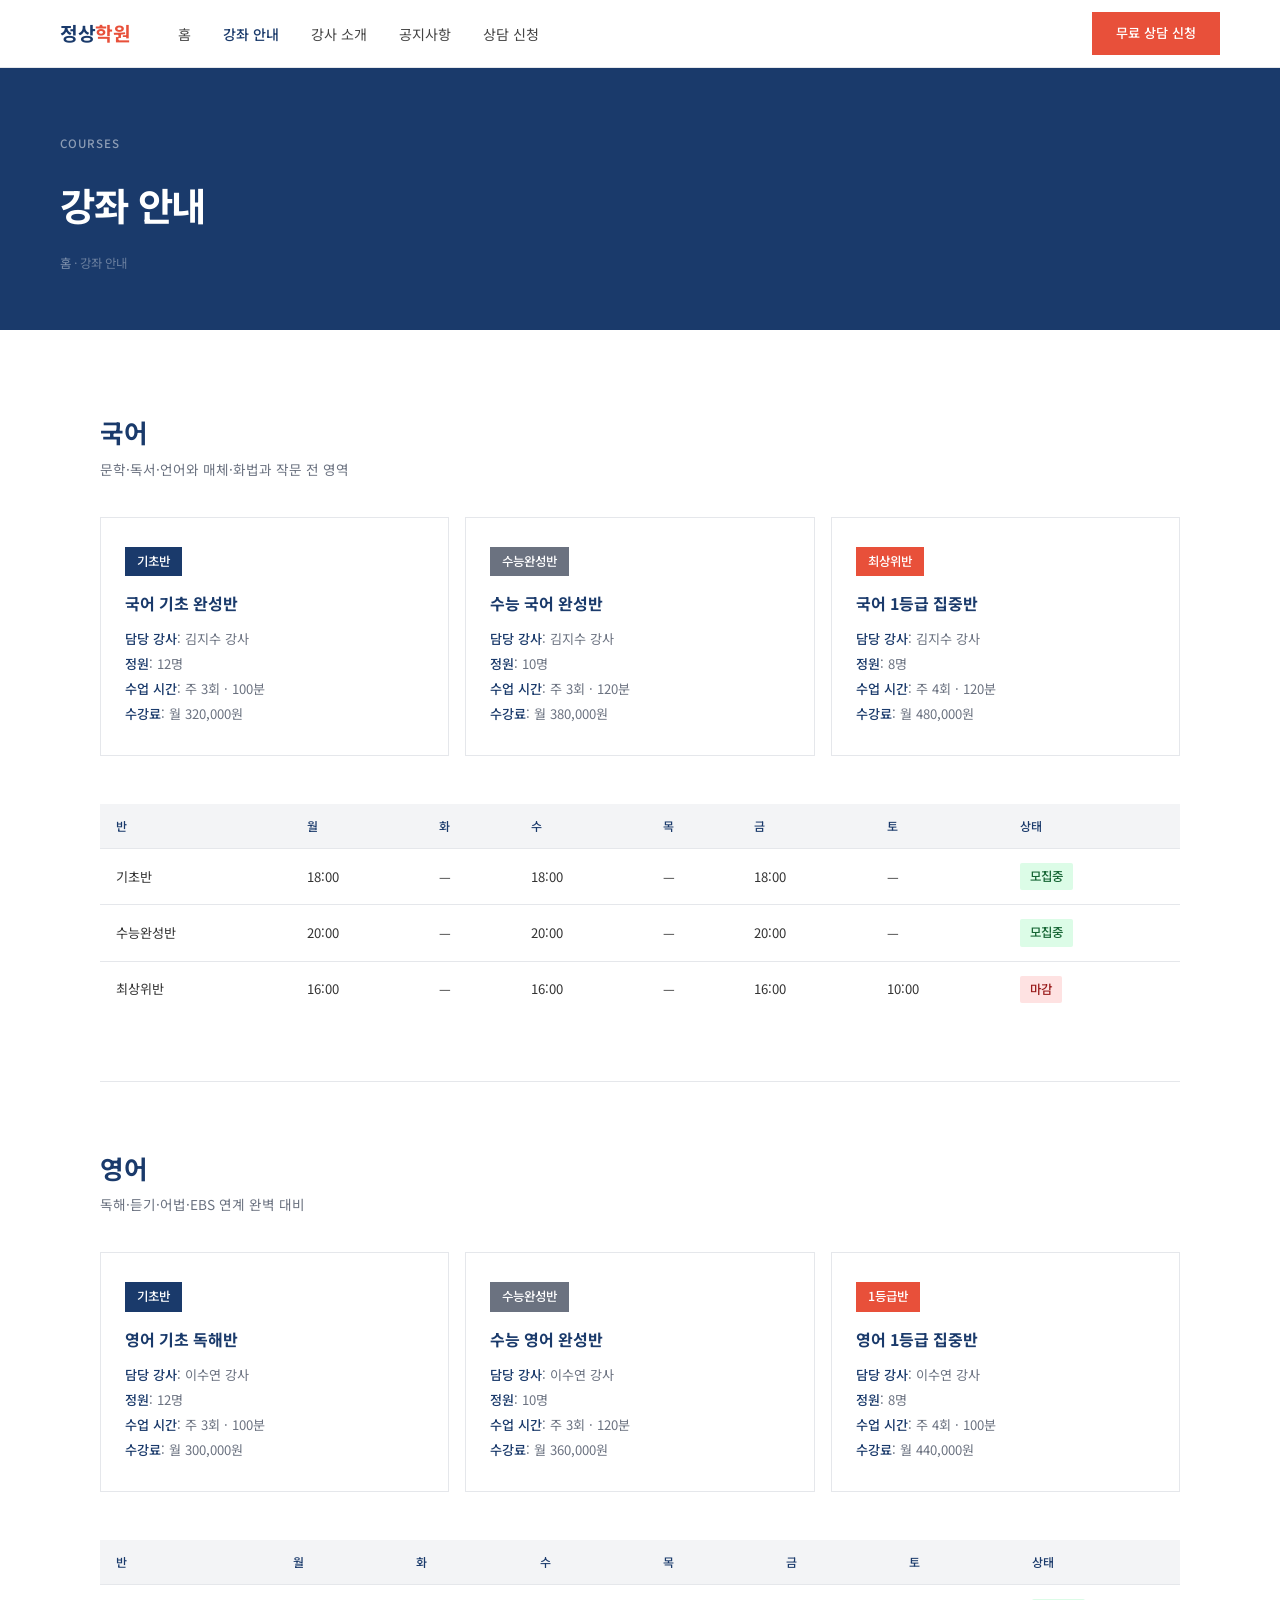
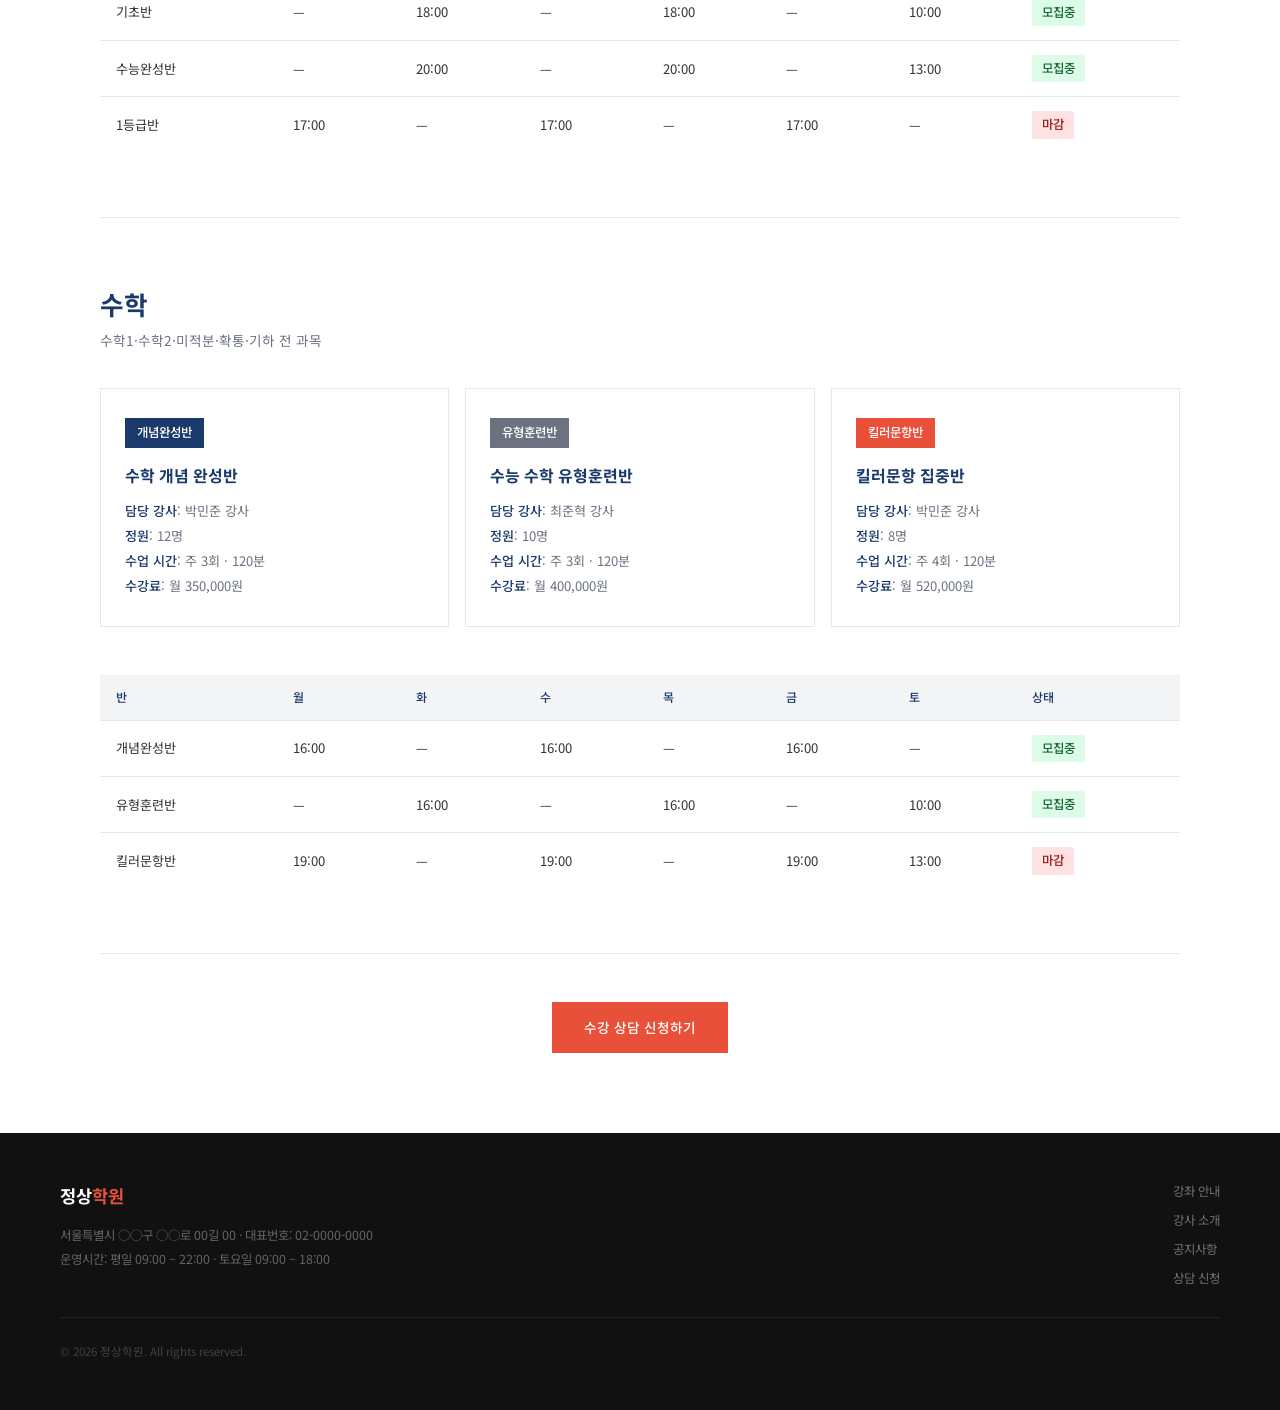
<file: courses.html>
<!DOCTYPE html>
<html lang="ko">
<head>
  <meta charset="UTF-8" />
  <meta name="viewport" content="width=device-width, initial-scale=1.0" />
  <title>강좌 안내 · 정상학원</title>
  <link rel="preconnect" href="https://fonts.googleapis.com" />
  <link href="https://fonts.googleapis.com/css2?family=Noto+Sans+KR:wght@300;400;500;700&display=swap" rel="stylesheet" />
  <link rel="stylesheet" href="common.css" />
  <style>
    .course-section { border-bottom: 1px solid var(--border); }
    .course-section:last-child { border-bottom: none; }
    .course-header { display: flex; align-items: center; gap: 16px; margin-bottom: 36px; }
    .course-emoji { font-size: 2.2rem; }
    .course-title-group h2 { font-size: 1.6rem; font-weight: 700; color: var(--navy); }
    .course-title-group p { font-size: 0.85rem; color: var(--gray); margin-top: 4px; }
    .class-grid { display: grid; grid-template-columns: repeat(3, 1fr); gap: 16px; margin-bottom: 40px; }
    .class-card { border: 1px solid var(--border); padding: 28px 24px; }
    .class-level { display: inline-block; padding: 4px 12px; background: var(--navy); color: #fff; font-size: 0.78rem; font-weight: 500; margin-bottom: 14px; }
    .class-level.mid { background: var(--gray); }
    .class-level.adv { background: var(--red); }
    .class-name { font-size: 1rem; font-weight: 700; color: var(--navy); margin-bottom: 10px; }
    .class-info { font-size: 0.82rem; color: var(--gray); line-height: 1.9; }
    .class-info strong { color: var(--navy); font-weight: 500; }
    .timetable { width: 100%; border-collapse: collapse; margin-top: 8px; }
    .timetable th { background: var(--light); font-size: 0.75rem; font-weight: 500; color: var(--navy); padding: 12px 16px; text-align: left; border-bottom: 1px solid var(--border); }
    .timetable td { padding: 14px 16px; border-bottom: 1px solid var(--border); font-size: 0.82rem; color: #333; }
    .timetable tr:last-child td { border-bottom: none; }
    .timetable tr:hover td { background: var(--light); }
    .tag-open { display: inline-block; padding: 3px 10px; background: #dcfce7; color: #166534; font-size: 0.78rem; font-weight: 500; border-radius: 2px; }
    .tag-full { display: inline-block; padding: 3px 10px; background: #fee2e2; color: #991b1b; font-size: 0.78rem; font-weight: 500; border-radius: 2px; }
    @media (max-width: 860px) { .class-grid { grid-template-columns: 1fr; } }
    .table-scroll { overflow-x: auto; -webkit-overflow-scrolling: touch; max-width: 100%; }
    .timetable { min-width: 600px; }
    html, body { overflow-x: hidden; }
  </style>
</head>
<body>
  <nav>
    <div class="nav-left">
      <a href="index.html" class="nav-logo">정상<span>학원</span></a>
      <ul class="nav-menu">
        <li><a href="index.html">홈</a></li>
        <li><a href="courses.html" class="active">강좌 안내</a></li>
        <li><a href="teachers.html">강사 소개</a></li>
        <li><a href="notice.html">공지사항</a></li>
        <li><a href="consult.html">상담 신청</a></li>
      </ul>
    </div>
    <a href="consult.html" class="nav-cta">무료 상담 신청</a>
    <div class="nav-hamburger" id="hamburger" onclick="toggleMenu()"><span></span><span></span><span></span></div>
  </nav>
  <div class="nav-drawer" id="drawer">
    <a href="index.html" onclick="closeMenu()">홈</a>
    <a href="courses.html" onclick="closeMenu()">강좌 안내</a>
    <a href="teachers.html" onclick="closeMenu()">강사 소개</a>
    <a href="notice.html" onclick="closeMenu()">공지사항</a>
    <a href="consult.html" onclick="closeMenu()">상담 신청</a>
  </div>

  <div class="page-header">
    <div class="page-header-inner">
      <div class="section-tag">Courses</div>
      <h1>강좌 안내</h1>
      <div class="breadcrumb"><a href="index.html">홈</a> · 강좌 안내</div>
    </div>
  </div>

  <div class="section-wrap">

    <!-- 국어 -->
    <div class="course-section" style="padding-bottom:64px; margin-bottom:64px;">
      <div class="course-header">
        
        <div class="course-title-group">
          <h2>국어</h2>
          <p>문학·독서·언어와 매체·화법과 작문 전 영역</p>
        </div>
      </div>
      <div class="class-grid">
        <div class="class-card">
          <div class="class-level">기초반</div>
          <div class="class-name">국어 기초 완성반</div>
          <div class="class-info">
            <strong>담당 강사</strong>: 김지수 강사<br>
            <strong>정원</strong>: 12명<br>
            <strong>수업 시간</strong>: 주 3회 · 100분<br>
            <strong>수강료</strong>: 월 320,000원
          </div>
        </div>
        <div class="class-card">
          <div class="class-level mid">수능완성반</div>
          <div class="class-name">수능 국어 완성반</div>
          <div class="class-info">
            <strong>담당 강사</strong>: 김지수 강사<br>
            <strong>정원</strong>: 10명<br>
            <strong>수업 시간</strong>: 주 3회 · 120분<br>
            <strong>수강료</strong>: 월 380,000원
          </div>
        </div>
        <div class="class-card">
          <div class="class-level adv">최상위반</div>
          <div class="class-name">국어 1등급 집중반</div>
          <div class="class-info">
            <strong>담당 강사</strong>: 김지수 강사<br>
            <strong>정원</strong>: 8명<br>
            <strong>수업 시간</strong>: 주 4회 · 120분<br>
            <strong>수강료</strong>: 월 480,000원
          </div>
        </div>
      </div>
      <div class="table-scroll"><table class="timetable">
        <thead><tr><th>반</th><th>월</th><th>화</th><th>수</th><th>목</th><th>금</th><th>토</th><th>상태</th></tr></thead>
        <tbody>
          <tr><td>기초반</td><td>18:00</td><td>—</td><td>18:00</td><td>—</td><td>18:00</td><td>—</td><td><span class="tag-open">모집중</span></td></tr>
          <tr><td>수능완성반</td><td>20:00</td><td>—</td><td>20:00</td><td>—</td><td>20:00</td><td>—</td><td><span class="tag-open">모집중</span></td></tr>
          <tr><td>최상위반</td><td>16:00</td><td>—</td><td>16:00</td><td>—</td><td>16:00</td><td>10:00</td><td><span class="tag-full">마감</span></td></tr>
        </tbody>
      </table></div>
    </div>

    <!-- 영어 -->
    <div class="course-section" style="padding-bottom:64px; margin-bottom:64px;">
      <div class="course-header">
        
        <div class="course-title-group">
          <h2>영어</h2>
          <p>독해·듣기·어법·EBS 연계 완벽 대비</p>
        </div>
      </div>
      <div class="class-grid">
        <div class="class-card">
          <div class="class-level">기초반</div>
          <div class="class-name">영어 기초 독해반</div>
          <div class="class-info">
            <strong>담당 강사</strong>: 이수연 강사<br>
            <strong>정원</strong>: 12명<br>
            <strong>수업 시간</strong>: 주 3회 · 100분<br>
            <strong>수강료</strong>: 월 300,000원
          </div>
        </div>
        <div class="class-card">
          <div class="class-level mid">수능완성반</div>
          <div class="class-name">수능 영어 완성반</div>
          <div class="class-info">
            <strong>담당 강사</strong>: 이수연 강사<br>
            <strong>정원</strong>: 10명<br>
            <strong>수업 시간</strong>: 주 3회 · 120분<br>
            <strong>수강료</strong>: 월 360,000원
          </div>
        </div>
        <div class="class-card">
          <div class="class-level adv">1등급반</div>
          <div class="class-name">영어 1등급 집중반</div>
          <div class="class-info">
            <strong>담당 강사</strong>: 이수연 강사<br>
            <strong>정원</strong>: 8명<br>
            <strong>수업 시간</strong>: 주 4회 · 100분<br>
            <strong>수강료</strong>: 월 440,000원
          </div>
        </div>
      </div>
      <div class="table-scroll"><table class="timetable">
        <thead><tr><th>반</th><th>월</th><th>화</th><th>수</th><th>목</th><th>금</th><th>토</th><th>상태</th></tr></thead>
        <tbody>
          <tr><td>기초반</td><td>—</td><td>18:00</td><td>—</td><td>18:00</td><td>—</td><td>10:00</td><td><span class="tag-open">모집중</span></td></tr>
          <tr><td>수능완성반</td><td>—</td><td>20:00</td><td>—</td><td>20:00</td><td>—</td><td>13:00</td><td><span class="tag-open">모집중</span></td></tr>
          <tr><td>1등급반</td><td>17:00</td><td>—</td><td>17:00</td><td>—</td><td>17:00</td><td>—</td><td><span class="tag-full">마감</span></td></tr>
        </tbody>
      </table></div>
    </div>

    <!-- 수학 -->
    <div class="course-section" style="padding-bottom:64px;">
      <div class="course-header">
        
        <div class="course-title-group">
          <h2>수학</h2>
          <p>수학1·수학2·미적분·확통·기하 전 과목</p>
        </div>
      </div>
      <div class="class-grid">
        <div class="class-card">
          <div class="class-level">개념완성반</div>
          <div class="class-name">수학 개념 완성반</div>
          <div class="class-info">
            <strong>담당 강사</strong>: 박민준 강사<br>
            <strong>정원</strong>: 12명<br>
            <strong>수업 시간</strong>: 주 3회 · 120분<br>
            <strong>수강료</strong>: 월 350,000원
          </div>
        </div>
        <div class="class-card">
          <div class="class-level mid">유형훈련반</div>
          <div class="class-name">수능 수학 유형훈련반</div>
          <div class="class-info">
            <strong>담당 강사</strong>: 최준혁 강사<br>
            <strong>정원</strong>: 10명<br>
            <strong>수업 시간</strong>: 주 3회 · 120분<br>
            <strong>수강료</strong>: 월 400,000원
          </div>
        </div>
        <div class="class-card">
          <div class="class-level adv">킬러문항반</div>
          <div class="class-name">킬러문항 집중반</div>
          <div class="class-info">
            <strong>담당 강사</strong>: 박민준 강사<br>
            <strong>정원</strong>: 8명<br>
            <strong>수업 시간</strong>: 주 4회 · 120분<br>
            <strong>수강료</strong>: 월 520,000원
          </div>
        </div>
      </div>
      <div class="table-scroll"><table class="timetable">
        <thead><tr><th>반</th><th>월</th><th>화</th><th>수</th><th>목</th><th>금</th><th>토</th><th>상태</th></tr></thead>
        <tbody>
          <tr><td>개념완성반</td><td>16:00</td><td>—</td><td>16:00</td><td>—</td><td>16:00</td><td>—</td><td><span class="tag-open">모집중</span></td></tr>
          <tr><td>유형훈련반</td><td>—</td><td>16:00</td><td>—</td><td>16:00</td><td>—</td><td>10:00</td><td><span class="tag-open">모집중</span></td></tr>
          <tr><td>킬러문항반</td><td>19:00</td><td>—</td><td>19:00</td><td>—</td><td>19:00</td><td>13:00</td><td><span class="tag-full">마감</span></td></tr>
        </tbody>
      </table></div>
    </div>

    <div style="text-align:center; margin-top:48px;">
      <a href="consult.html" class="btn-primary">수강 상담 신청하기</a>
    </div>
  </div>

  <footer>
    <div class="footer-inner">
      <div><div class="footer-logo">정상<span>학원</span></div><div class="footer-info">서울특별시 ○○구 ○○로 00길 00 · 대표번호: 02-0000-0000<br>운영시간: 평일 09:00 – 22:00 · 토요일 09:00 – 18:00</div></div>
      <div class="footer-links"><a href="courses.html">강좌 안내</a><a href="teachers.html">강사 소개</a><a href="notice.html">공지사항</a><a href="consult.html">상담 신청</a></div>
    </div>
    <div class="footer-copy">© 2026 정상학원. All rights reserved.</div>
  </footer>
  <a href="consult.html" class="float-btn" id="floatBtn">무료 상담 신청</a>
  <script src="common.js"></script>
  <script>
    const floatBtn = document.getElementById('floatBtn');
    window.addEventListener('scroll', () => { floatBtn.classList.toggle('visible', window.scrollY > 200); });
  </script>
<!-- 이피웹 인사이트: 가상 샘플 계측(단일 소스, host로 샘플 구분) · 실고객 사이트엔 절대 넣지 않음 -->
<script src="https://yipiweb.lgt3232.workers.dev/yw-beacon.js"></script>
</body>
</html>
</file>
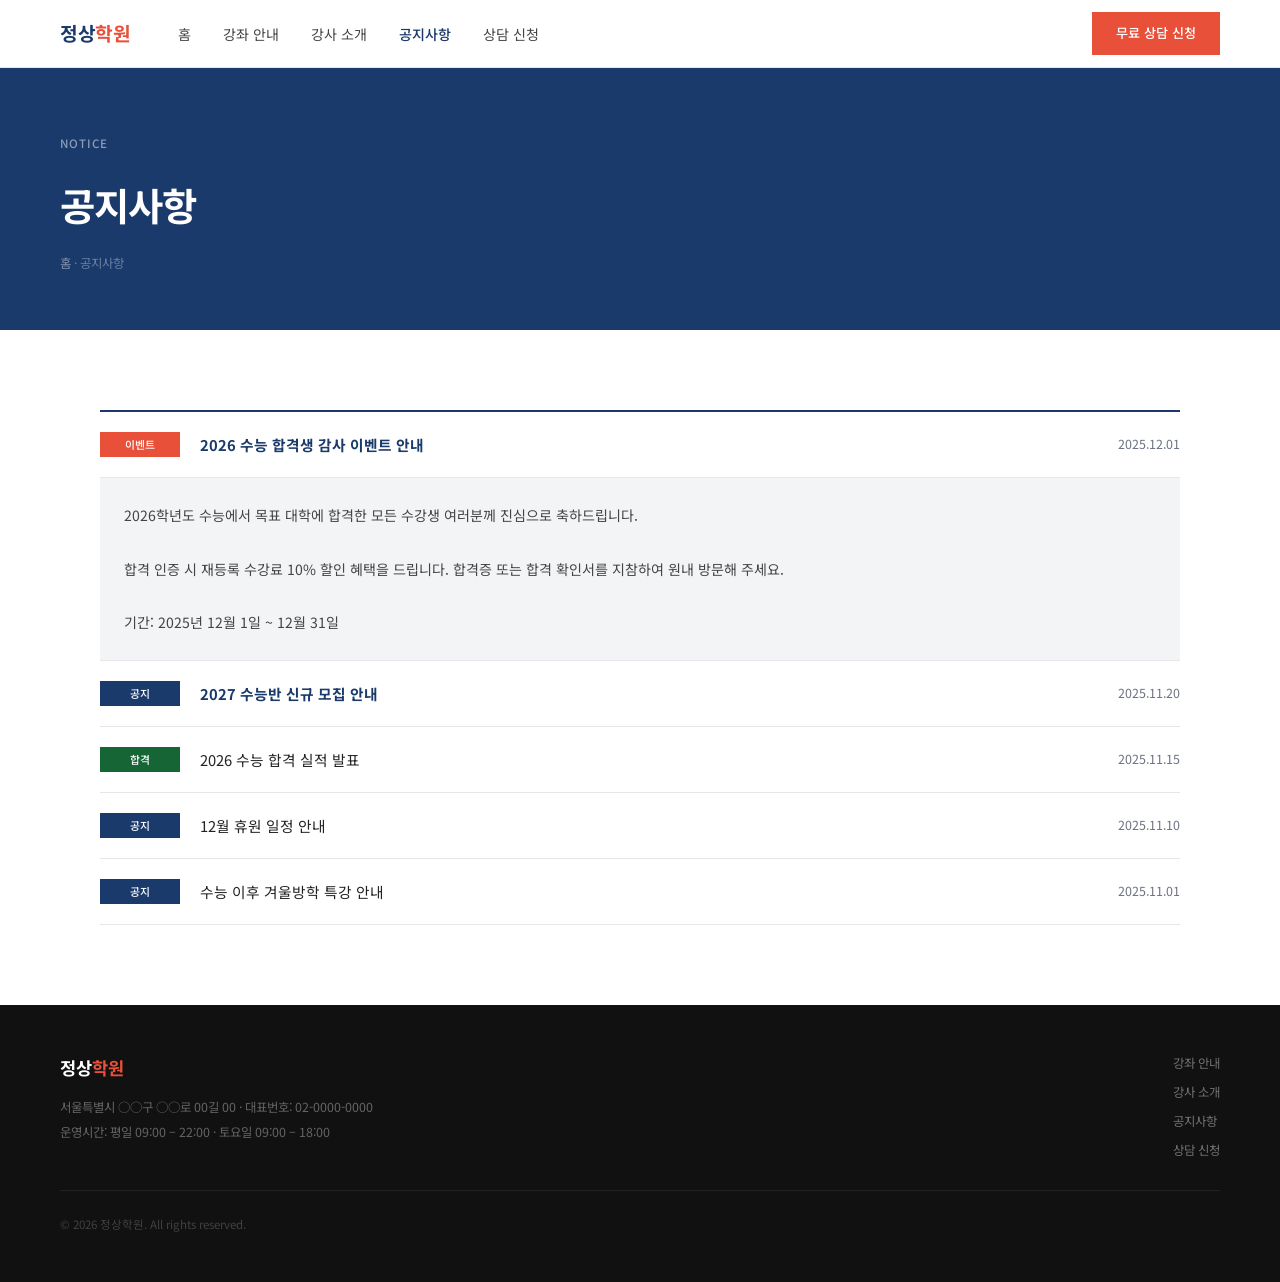
<file: notice.html>
<!DOCTYPE html>
<html lang="ko">
<head>
  <meta charset="UTF-8" />
  <meta name="viewport" content="width=device-width, initial-scale=1.0" />
  <title>공지사항 · 정상학원</title>
  <link rel="preconnect" href="https://fonts.googleapis.com" />
  <link href="https://fonts.googleapis.com/css2?family=Noto+Sans+KR:wght@300;400;500;700&display=swap" rel="stylesheet" />
  <link rel="stylesheet" href="common.css" />
  <style>
    .notice-list { display: flex; flex-direction: column; gap: 0; border-top: 2px solid var(--navy); }
    .notice-item { display: grid; grid-template-columns: 80px 1fr 120px; align-items: center; gap: 20px; padding: 20px 0; border-bottom: 1px solid var(--border); cursor: pointer; transition: background 0.15s; }
    .notice-item:hover { background: var(--light); margin: 0 -20px; padding: 20px; }
    .notice-badge { display: inline-block; padding: 3px 10px; font-size: 0.68rem; font-weight: 500; text-align: center; }
    .badge-notice { background: var(--navy); color: #fff; }
    .badge-event { background: var(--red); color: #fff; }
    .badge-result { background: #166534; color: #fff; }
    .notice-title { font-size: 0.92rem; color: #222; }
    .notice-title.important { font-weight: 700; color: var(--navy); }
    .notice-date { font-size: 0.78rem; color: var(--gray); text-align: right; }
    .notice-detail { display: none; padding: 24px; background: var(--light); border-bottom: 1px solid var(--border); }
    .notice-detail.open { display: block; }
    .notice-detail p { font-size: 0.88rem; color: #444; line-height: 1.9; }
  </style>
</head>
<body>
  <nav>
    <div class="nav-left">
      <a href="index.html" class="nav-logo">정상<span>학원</span></a>
      <ul class="nav-menu">
        <li><a href="index.html">홈</a></li>
        <li><a href="courses.html">강좌 안내</a></li>
        <li><a href="teachers.html">강사 소개</a></li>
        <li><a href="notice.html" class="active">공지사항</a></li>
        <li><a href="consult.html">상담 신청</a></li>
      </ul>
    </div>
    <a href="consult.html" class="nav-cta">무료 상담 신청</a>
    <div class="nav-hamburger" id="hamburger" onclick="toggleMenu()"><span></span><span></span><span></span></div>
  </nav>
  <div class="nav-drawer" id="drawer">
    <a href="index.html" onclick="closeMenu()">홈</a>
    <a href="courses.html" onclick="closeMenu()">강좌 안내</a>
    <a href="teachers.html" onclick="closeMenu()">강사 소개</a>
    <a href="notice.html" onclick="closeMenu()">공지사항</a>
    <a href="consult.html" onclick="closeMenu()">상담 신청</a>
  </div>

  <div class="page-header">
    <div class="page-header-inner">
      <div class="section-tag">Notice</div>
      <h1>공지사항</h1>
      <div class="breadcrumb"><a href="index.html">홈</a> · 공지사항</div>
    </div>
  </div>

  <div class="section-wrap">
    <div class="notice-list">
      <div class="notice-item" onclick="toggleNotice(this)">
        <span class="notice-badge badge-event">이벤트</span>
        <span class="notice-title important">2026 수능 합격생 감사 이벤트 안내</span>
        <span class="notice-date">2025.12.01</span>
      </div>
      <div class="notice-detail open">
        <p>2026학년도 수능에서 목표 대학에 합격한 모든 수강생 여러분께 진심으로 축하드립니다.<br><br>합격 인증 시 재등록 수강료 10% 할인 혜택을 드립니다. 합격증 또는 합격 확인서를 지참하여 원내 방문해 주세요.<br><br>기간: 2025년 12월 1일 ~ 12월 31일</p>
      </div>

      <div class="notice-item" onclick="toggleNotice(this)">
        <span class="notice-badge badge-notice">공지</span>
        <span class="notice-title important">2027 수능반 신규 모집 안내</span>
        <span class="notice-date">2025.11.20</span>
      </div>
      <div class="notice-detail">
        <p>2027학년도 수능을 준비하는 신규 수강생을 모집합니다.<br><br>· 모집 기간: 2025년 12월 1일 ~ 정원 마감 시<br>· 모집 대상: 고2, 고3, N수생<br>· 상담 후 반 배정 진행<br><br>선착순 마감되오니 서둘러 상담 신청해 주세요.</p>
      </div>

      <div class="notice-item" onclick="toggleNotice(this)">
        <span class="notice-badge badge-result">합격</span>
        <span class="notice-title">2026 수능 합격 실적 발표</span>
        <span class="notice-date">2025.11.15</span>
      </div>
      <div class="notice-detail">
        <p>2026학년도 수능 최종 합격 실적을 안내드립니다.<br><br>· 서울대 12명 · 연세대 18명 · 고려대 22명<br>· 의대 계열 총 14명<br>· 전체 SKY 합격 52명<br><br>함께 달려온 모든 수강생 여러분, 정말 수고 많으셨습니다.</p>
      </div>

      <div class="notice-item" onclick="toggleNotice(this)">
        <span class="notice-badge badge-notice">공지</span>
        <span class="notice-title">12월 휴원 일정 안내</span>
        <span class="notice-date">2025.11.10</span>
      </div>
      <div class="notice-detail">
        <p>12월 휴원 일정을 안내드립니다.<br><br>· 12월 25일 (크리스마스): 휴원<br>· 12월 31일 ~ 1월 1일: 휴원<br><br>위 일정 외에는 정상 운영합니다.</p>
      </div>

      <div class="notice-item" onclick="toggleNotice(this)">
        <span class="notice-badge badge-notice">공지</span>
        <span class="notice-title">수능 이후 겨울방학 특강 안내</span>
        <span class="notice-date">2025.11.01</span>
      </div>
      <div class="notice-detail">
        <p>수능 이후 고1·고2를 대상으로 겨울방학 특강을 운영합니다.<br><br>· 기간: 2025년 12월 15일 ~ 2026년 2월 28일<br>· 과목: 국어, 수학, 영어 전 과목<br>· 시간: 오전반(10:00~13:00), 오후반(14:00~17:00)<br><br>자세한 사항은 상담 신청을 통해 문의해 주세요.</p>
      </div>
    </div>
  </div>

  <footer>
    <div class="footer-inner">
      <div><div class="footer-logo">정상<span>학원</span></div><div class="footer-info">서울특별시 ○○구 ○○로 00길 00 · 대표번호: 02-0000-0000<br>운영시간: 평일 09:00 – 22:00 · 토요일 09:00 – 18:00</div></div>
      <div class="footer-links"><a href="courses.html">강좌 안내</a><a href="teachers.html">강사 소개</a><a href="notice.html">공지사항</a><a href="consult.html">상담 신청</a></div>
    </div>
    <div class="footer-copy">© 2026 정상학원. All rights reserved.</div>
  </footer>
  <a href="consult.html" class="float-btn" id="floatBtn">무료 상담 신청</a>
  <script src="common.js"></script>
  <script>
    window.addEventListener('scroll', () => { document.getElementById('floatBtn').classList.toggle('visible', window.scrollY > 200); });
    function toggleNotice(item) {
      const detail = item.nextElementSibling;
      detail.classList.toggle('open');
    }
  </script>
<!-- 이피웹 인사이트: 가상 샘플 계측(단일 소스, host로 샘플 구분) · 실고객 사이트엔 절대 넣지 않음 -->
<script src="https://yipiweb.lgt3232.workers.dev/yw-beacon.js"></script>
</body>
</html>
</file>
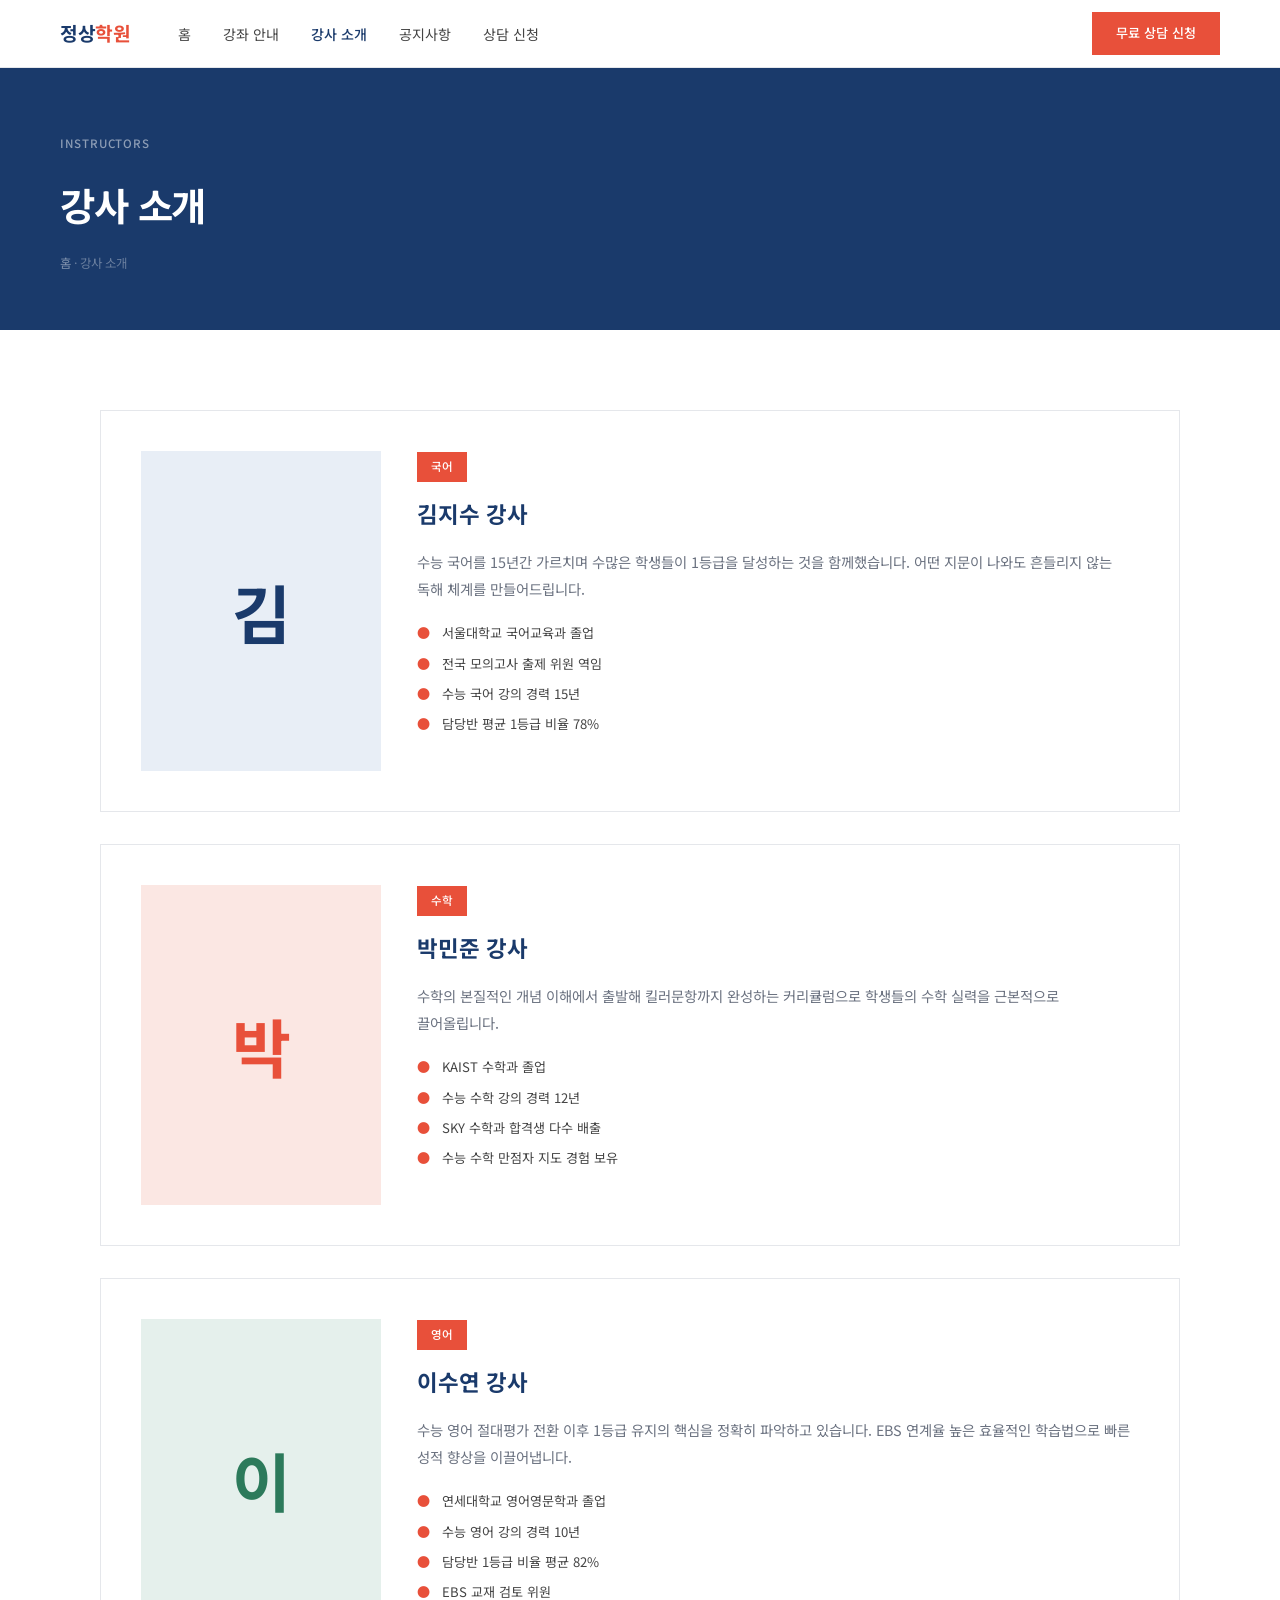
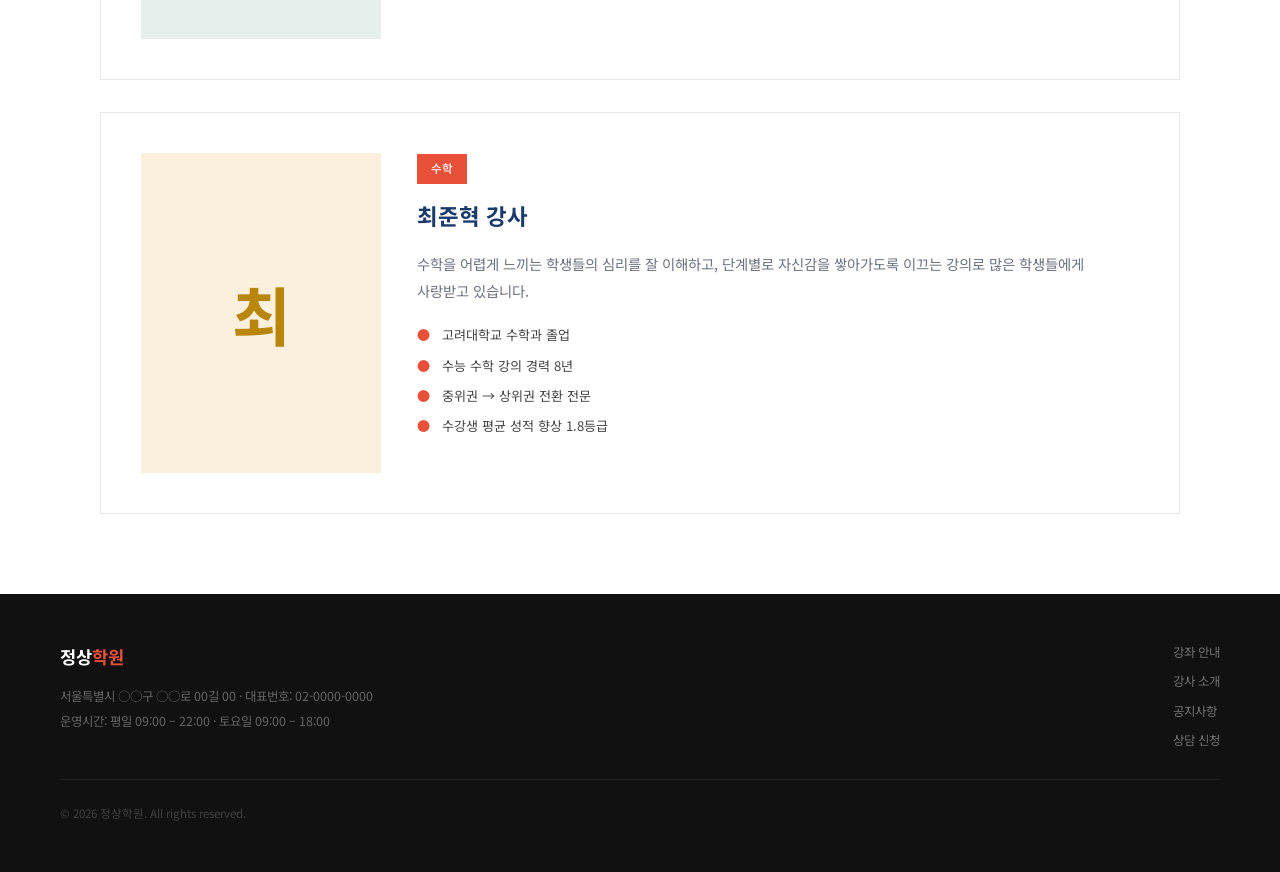
<file: teachers.html>
<!DOCTYPE html>
<html lang="ko">
<head>
  <meta charset="UTF-8" />
  <meta name="viewport" content="width=device-width, initial-scale=1.0" />
  <title>강사 소개 · 정상학원</title>
  <link rel="preconnect" href="https://fonts.googleapis.com" />
  <link href="https://fonts.googleapis.com/css2?family=Noto+Sans+KR:wght@300;400;500;700&display=swap" rel="stylesheet" />
  <link rel="stylesheet" href="common.css" />
  <style>
    .teachers-full { display: grid; grid-template-columns: 1fr; gap: 32px; }
    .teacher-full-card { display: grid; grid-template-columns: 240px 1fr; gap: 36px; padding: 40px; border: 1px solid var(--border); }
    .teacher-full-photo { aspect-ratio: 3/4; overflow: hidden; flex-shrink: 0; }
    .teacher-full-photo img { width: 100%; height: 100%; object-fit: cover; }
    .teacher-subject-badge { display: inline-block; padding: 5px 14px; background: var(--red); color: #fff; font-size: 0.72rem; font-weight: 500; margin-bottom: 12px; }
    .teacher-full-name { font-size: 1.4rem; font-weight: 700; color: var(--navy); margin-bottom: 16px; }
    .teacher-full-intro { font-size: 0.9rem; color: var(--gray); line-height: 1.9; margin-bottom: 20px; word-break: keep-all; max-width: 760px; }
    .teacher-career-list { display: flex; flex-direction: column; gap: 8px; }
    .teacher-career-item { display: flex; gap: 12px; font-size: 0.82rem; }
    .career-dot { color: var(--red); flex-shrink: 0; }
    .career-text { color: #444; word-break: keep-all; }
    @media (max-width: 1024px) { .teachers-full { grid-template-columns: 1fr; } }
    @media (max-width: 640px) {
      .teacher-full-card { grid-template-columns: 1fr; }
      .teacher-full-photo { aspect-ratio: 4/3; }
    }
  </style>
</head>
<body>
  <nav>
    <div class="nav-left">
      <a href="index.html" class="nav-logo">정상<span>학원</span></a>
      <ul class="nav-menu">
        <li><a href="index.html">홈</a></li>
        <li><a href="courses.html">강좌 안내</a></li>
        <li><a href="teachers.html" class="active">강사 소개</a></li>
        <li><a href="notice.html">공지사항</a></li>
        <li><a href="consult.html">상담 신청</a></li>
      </ul>
    </div>
    <a href="consult.html" class="nav-cta">무료 상담 신청</a>
    <div class="nav-hamburger" id="hamburger" onclick="toggleMenu()"><span></span><span></span><span></span></div>
  </nav>
  <div class="nav-drawer" id="drawer">
    <a href="index.html" onclick="closeMenu()">홈</a>
    <a href="courses.html" onclick="closeMenu()">강좌 안내</a>
    <a href="teachers.html" onclick="closeMenu()">강사 소개</a>
    <a href="notice.html" onclick="closeMenu()">공지사항</a>
    <a href="consult.html" onclick="closeMenu()">상담 신청</a>
  </div>

  <div class="page-header">
    <div class="page-header-inner">
      <div class="section-tag">Instructors</div>
      <h1>강사 소개</h1>
      <div class="breadcrumb"><a href="index.html">홈</a> · 강사 소개</div>
    </div>
  </div>

  <div class="section-wrap">
    <div class="teachers-full">
      <div class="teacher-full-card">
        <div class="teacher-full-photo">
          <div class="teacher-avatar c1">김</div>
        </div>
        <div>
          <div class="teacher-subject-badge">국어</div>
          <div class="teacher-full-name">김지수 강사</div>
          <p class="teacher-full-intro">수능 국어를 15년간 가르치며 수많은 학생들이 1등급을 달성하는 것을 함께했습니다. 어떤 지문이 나와도 흔들리지 않는 독해 체계를 만들어드립니다.</p>
          <div class="teacher-career-list">
            <div class="teacher-career-item"><span class="career-dot">●</span><span class="career-text">서울대학교 국어교육과 졸업</span></div>
            <div class="teacher-career-item"><span class="career-dot">●</span><span class="career-text">전국 모의고사 출제 위원 역임</span></div>
            <div class="teacher-career-item"><span class="career-dot">●</span><span class="career-text">수능 국어 강의 경력 15년</span></div>
            <div class="teacher-career-item"><span class="career-dot">●</span><span class="career-text">담당반 평균 1등급 비율 78%</span></div>
          </div>
        </div>
      </div>
      <div class="teacher-full-card">
        <div class="teacher-full-photo">
          <div class="teacher-avatar c2">박</div>
        </div>
        <div>
          <div class="teacher-subject-badge">수학</div>
          <div class="teacher-full-name">박민준 강사</div>
          <p class="teacher-full-intro">수학의 본질적인 개념 이해에서 출발해 킬러문항까지 완성하는 커리큘럼으로 학생들의 수학 실력을 근본적으로 끌어올립니다.</p>
          <div class="teacher-career-list">
            <div class="teacher-career-item"><span class="career-dot">●</span><span class="career-text">KAIST 수학과 졸업</span></div>
            <div class="teacher-career-item"><span class="career-dot">●</span><span class="career-text">수능 수학 강의 경력 12년</span></div>
            <div class="teacher-career-item"><span class="career-dot">●</span><span class="career-text">SKY 수학과 합격생 다수 배출</span></div>
            <div class="teacher-career-item"><span class="career-dot">●</span><span class="career-text">수능 수학 만점자 지도 경험 보유</span></div>
          </div>
        </div>
      </div>
      <div class="teacher-full-card">
        <div class="teacher-full-photo">
          <div class="teacher-avatar c3">이</div>
        </div>
        <div>
          <div class="teacher-subject-badge">영어</div>
          <div class="teacher-full-name">이수연 강사</div>
          <p class="teacher-full-intro">수능 영어 절대평가 전환 이후 1등급 유지의 핵심을 정확히 파악하고 있습니다. EBS 연계율 높은 효율적인 학습법으로 빠른 성적 향상을 이끌어냅니다.</p>
          <div class="teacher-career-list">
            <div class="teacher-career-item"><span class="career-dot">●</span><span class="career-text">연세대학교 영어영문학과 졸업</span></div>
            <div class="teacher-career-item"><span class="career-dot">●</span><span class="career-text">수능 영어 강의 경력 10년</span></div>
            <div class="teacher-career-item"><span class="career-dot">●</span><span class="career-text">담당반 1등급 비율 평균 82%</span></div>
            <div class="teacher-career-item"><span class="career-dot">●</span><span class="career-text">EBS 교재 검토 위원</span></div>
          </div>
        </div>
      </div>
      <div class="teacher-full-card">
        <div class="teacher-full-photo">
          <div class="teacher-avatar c4">최</div>
        </div>
        <div>
          <div class="teacher-subject-badge">수학</div>
          <div class="teacher-full-name">최준혁 강사</div>
          <p class="teacher-full-intro">수학을 어렵게 느끼는 학생들의 심리를 잘 이해하고, 단계별로 자신감을 쌓아가도록 이끄는 강의로 많은 학생들에게 사랑받고 있습니다.</p>
          <div class="teacher-career-list">
            <div class="teacher-career-item"><span class="career-dot">●</span><span class="career-text">고려대학교 수학과 졸업</span></div>
            <div class="teacher-career-item"><span class="career-dot">●</span><span class="career-text">수능 수학 강의 경력 8년</span></div>
            <div class="teacher-career-item"><span class="career-dot">●</span><span class="career-text">중위권 → 상위권 전환 전문</span></div>
            <div class="teacher-career-item"><span class="career-dot">●</span><span class="career-text">수강생 평균 성적 향상 1.8등급</span></div>
          </div>
        </div>
      </div>
    </div>
  </div>

  <footer>
    <div class="footer-inner">
      <div><div class="footer-logo">정상<span>학원</span></div><div class="footer-info">서울특별시 ○○구 ○○로 00길 00 · 대표번호: 02-0000-0000<br>운영시간: 평일 09:00 – 22:00 · 토요일 09:00 – 18:00</div></div>
      <div class="footer-links"><a href="courses.html">강좌 안내</a><a href="teachers.html">강사 소개</a><a href="notice.html">공지사항</a><a href="consult.html">상담 신청</a></div>
    </div>
    <div class="footer-copy">© 2026 정상학원. All rights reserved.</div>
  </footer>
  <a href="consult.html" class="float-btn" id="floatBtn">무료 상담 신청</a>
  <script src="common.js"></script>
  <script>window.addEventListener('scroll', () => { document.getElementById('floatBtn').classList.toggle('visible', window.scrollY > 200); });</script>
<!-- 이피웹 인사이트: 가상 샘플 계측(단일 소스, host로 샘플 구분) · 실고객 사이트엔 절대 넣지 않음 -->
<script src="https://yipiweb.lgt3232.workers.dev/yw-beacon.js"></script>
</body>
</html>
</file>
<file: common.css>
*, *::before, *::after { box-sizing: border-box; margin: 0; padding: 0; }
html { scroll-behavior: smooth; }
body { background: #fff; color: #111; font-family: 'Noto Sans KR', sans-serif; font-weight: 400; line-height: 1.7; overflow-x: hidden; }
img { display: block; width: 100%; height: 100%; object-fit: cover; }
a { text-decoration: none; color: inherit; }

:root {
  --navy:  #1A3A6B;
  --red:   #E8503A;
  --gray:  #6B7280;
  --light: #F3F4F6;
  --border:#E5E7EB;
}

/* NAV */
nav {
  position: fixed; top: 0; left: 0; right: 0; z-index: 100;
  background: #fff; border-bottom: 1px solid var(--border);
  display: flex; align-items: center; justify-content: space-between;
  padding: 0 60px; height: 68px;
}
.nav-left { display: flex; align-items: center; gap: 48px; }
.nav-logo { font-size: 1.2rem; font-weight: 700; color: var(--navy); letter-spacing: -0.02em; }
.nav-logo span { color: var(--red); }
.nav-menu { display: flex; gap: 32px; list-style: none; }
.nav-menu a { font-size: 0.88rem; color: #444; transition: color 0.2s; }
.nav-menu a:hover, .nav-menu a.active { color: var(--navy); font-weight: 500; }
.nav-cta { display: inline-block; padding: 10px 24px; background: var(--red); color: #fff; font-size: 0.82rem; font-weight: 500; transition: background 0.2s; }
.nav-cta:hover { background: #d4432f; }
.nav-hamburger { display: none; flex-direction: column; gap: 5px; cursor: pointer; }
.nav-hamburger span { display: block; width: 22px; height: 2px; background: var(--navy); transition: transform 0.3s, opacity 0.3s; }
.nav-hamburger.open span:nth-child(1) { transform: translateY(7px) rotate(45deg); }
.nav-hamburger.open span:nth-child(2) { opacity: 0; }
.nav-hamburger.open span:nth-child(3) { transform: translateY(-7px) rotate(-45deg); }
.nav-drawer {
  display: none; position: fixed; top: 68px; left: 0; right: 0;
  background: #fff; z-index: 99; padding: 16px 28px;
  flex-direction: column; border-bottom: 1px solid var(--border);
  transform: translateY(-110%); opacity: 0;
  transition: transform 0.3s, opacity 0.3s;
}
.nav-drawer.open { transform: translateY(0); opacity: 1; }
.nav-drawer a { display: block; padding: 13px 0; font-size: 0.9rem; border-bottom: 1px solid var(--border); color: #333; }
.nav-drawer a:last-child { border-bottom: none; }

/* SECTION 공통 */
.section-wrap { padding: 80px 60px; max-width: 1200px; margin: 0 auto; }
.section-head { margin-bottom: 48px; }
.section-tag { display: inline-block; font-size: 0.72rem; font-weight: 500; color: var(--red); letter-spacing: 0.08em; text-transform: uppercase; margin-bottom: 10px; }
.section-title { font-size: clamp(1.6rem, 2.5vw, 2.2rem); font-weight: 700; color: var(--navy); letter-spacing: -0.03em; line-height: 1.3; }
.section-sub { margin-top: 10px; font-size: 0.88rem; color: var(--gray); }

/* BUTTONS */
.btn-primary { display: inline-block; padding: 14px 32px; background: var(--red); color: #fff; font-size: 0.85rem; font-weight: 500; transition: background 0.2s; }
.btn-primary:hover { background: #d4432f; }
.btn-outline { display: inline-block; padding: 14px 28px; border: 1px solid rgba(255,255,255,0.3); color: rgba(255,255,255,0.8); font-size: 0.85rem; transition: border-color 0.2s, color 0.2s; }
.btn-outline:hover { border-color: #fff; color: #fff; }
.btn-white { display: inline-block; padding: 16px 40px; background: #fff; color: var(--red); font-size: 0.88rem; font-weight: 700; white-space: nowrap; transition: background 0.2s; }
.btn-white:hover { background: #f9f9f9; }
.btn-navy { display: inline-block; padding: 14px 32px; background: var(--navy); color: #fff; font-size: 0.85rem; font-weight: 500; transition: background 0.2s; }
.btn-navy:hover { background: #142d54; }

/* FOOTER */
footer { background: #111; padding: 48px 60px; }
.footer-inner { max-width: 1200px; margin: 0 auto; display: flex; justify-content: space-between; align-items: flex-start; gap: 40px; flex-wrap: wrap; }
.footer-logo { font-size: 1.1rem; font-weight: 700; color: #fff; margin-bottom: 12px; }
.footer-logo span { color: var(--red); }
.footer-info { font-size: 0.78rem; color: rgba(255,255,255,0.35); line-height: 2; }
.footer-links { display: flex; flex-direction: column; gap: 8px; }
.footer-links a { font-size: 0.78rem; color: rgba(255,255,255,0.4); transition: color 0.2s; }
.footer-links a:hover { color: rgba(255,255,255,0.8); }
.footer-copy { max-width: 1200px; margin: 28px auto 0; padding-top: 24px; border-top: 1px solid rgba(255,255,255,0.07); font-size: 0.72rem; color: rgba(255,255,255,0.2); }

/* FLOAT BTN */
.float-btn {
  position: fixed; bottom: 28px; right: 28px; z-index: 90;
  background: var(--red); color: #fff;
  padding: 14px 24px; font-size: 0.8rem; font-weight: 500;
  box-shadow: 0 4px 20px rgba(232,80,58,0.35);
  opacity: 0; transform: translateY(8px);
  transition: opacity 0.3s, transform 0.3s, background 0.2s; pointer-events: none;
}
.float-btn.visible { opacity: 1; transform: translateY(0); pointer-events: auto; }
.float-btn:hover { background: #d4432f; }

/* PAGE HEADER (내부 페이지용) */
.page-header {
  margin-top: 68px; background: var(--navy);
  padding: 60px 60px 56px;
}
.page-header-inner { max-width: 1200px; margin: 0 auto; }
.page-header .section-tag { color: rgba(255,255,255,0.5); }
.page-header h1 { font-size: clamp(1.8rem, 3vw, 2.6rem); font-weight: 700; color: #fff; letter-spacing: -0.03em; margin-top: 8px; }
.breadcrumb { margin-top: 16px; font-size: 0.78rem; color: rgba(255,255,255,0.35); }
.breadcrumb a { color: rgba(255,255,255,0.45); transition: color 0.2s; }
.breadcrumb a:hover { color: rgba(255,255,255,0.8); }

/* NAV RESPONSIVE */
@media (max-width: 860px) {
  nav { padding: 0 28px; }
  .nav-menu, .nav-cta { display: none; }
  .nav-hamburger { display: flex; }
  .nav-drawer { display: flex; }
  .section-wrap { padding: 60px 28px; }
  .page-header { padding: 44px 28px 40px; }
  footer { padding: 40px 28px; }
  .footer-inner { flex-direction: column; gap: 24px; }
}

.teacher-avatar { width: 100%; height: 100%; display: flex; align-items: center; justify-content: center; font-weight: 700; line-height: 1; font-size: clamp(2.4rem, 5vw, 4rem); user-select: none; }
.teacher-avatar.c1 { background: #E8EEF6; color: #1A3A6B; }
.teacher-avatar.c2 { background: #FBE7E3; color: #E8503A; }
.teacher-avatar.c3 { background: #E5F0EC; color: #2C7A5B; }
.teacher-avatar.c4 { background: #FBF0DD; color: #B8860B; }
</file>
